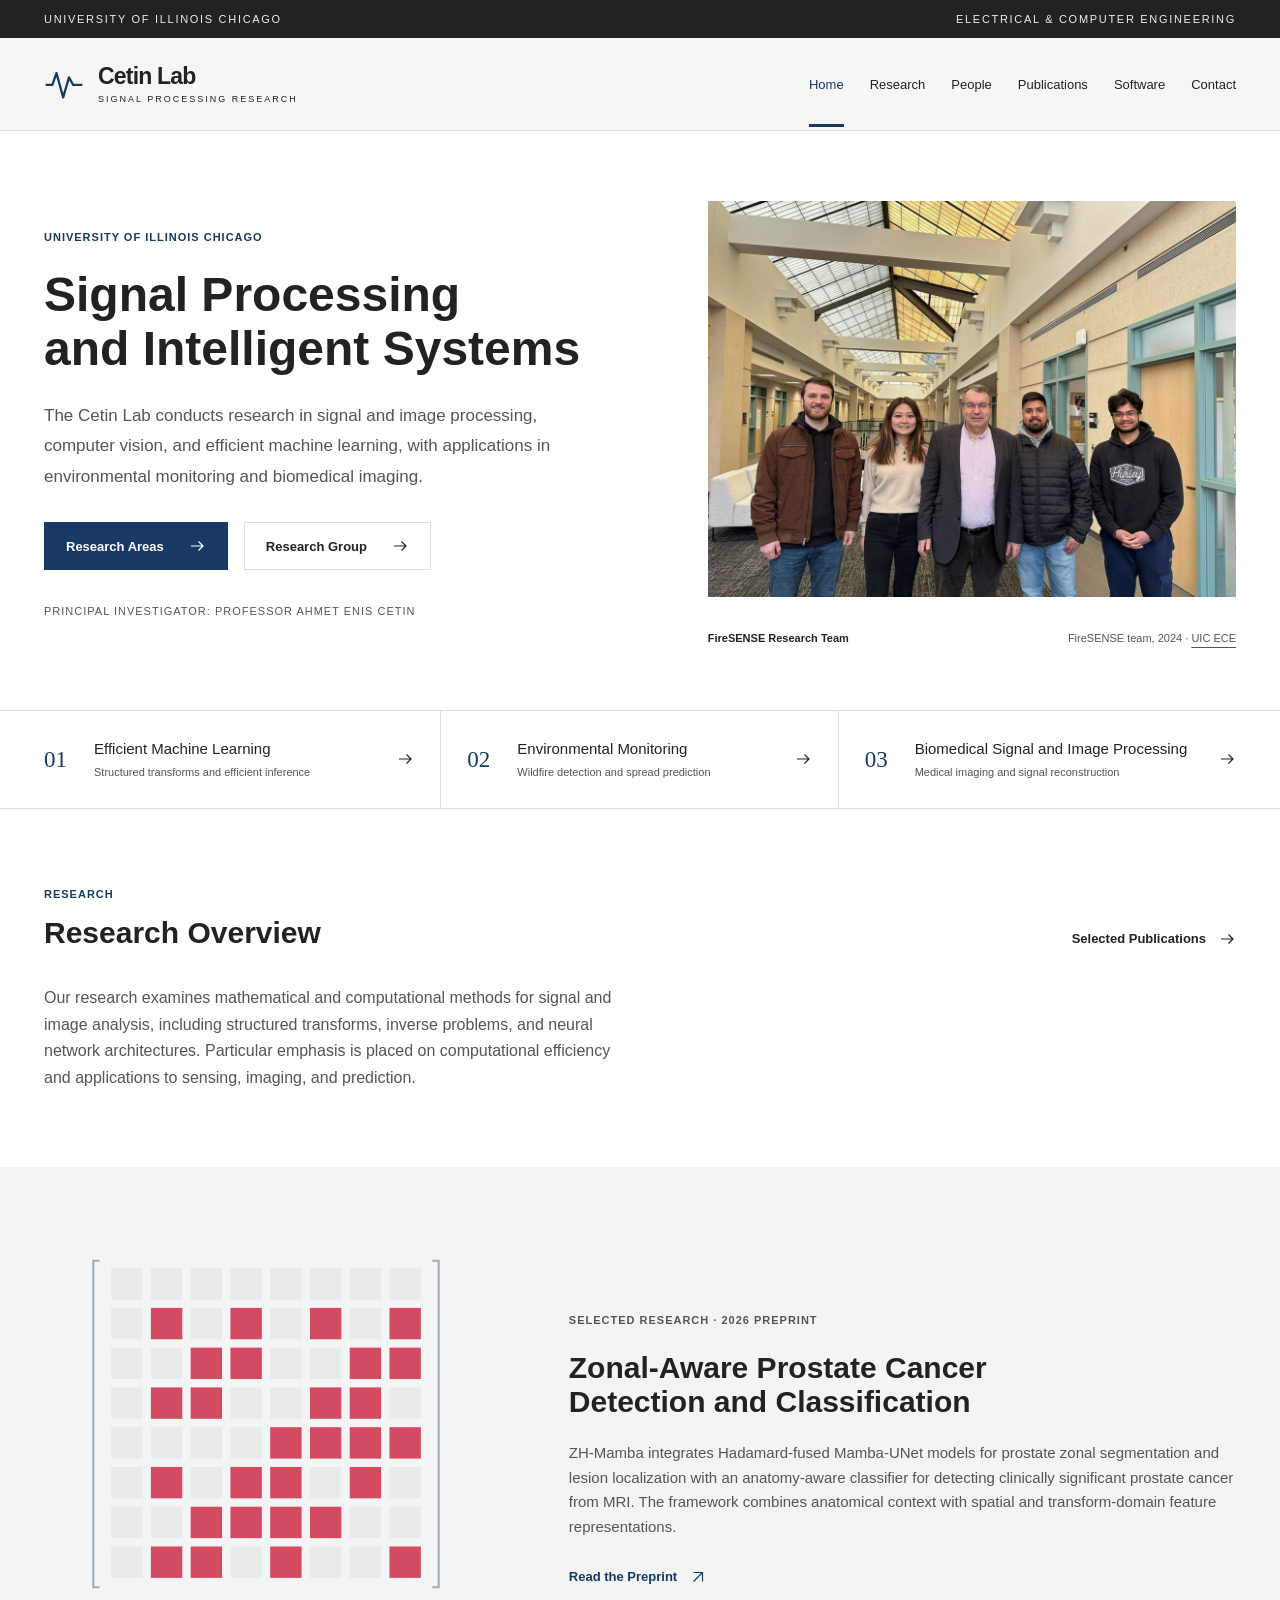
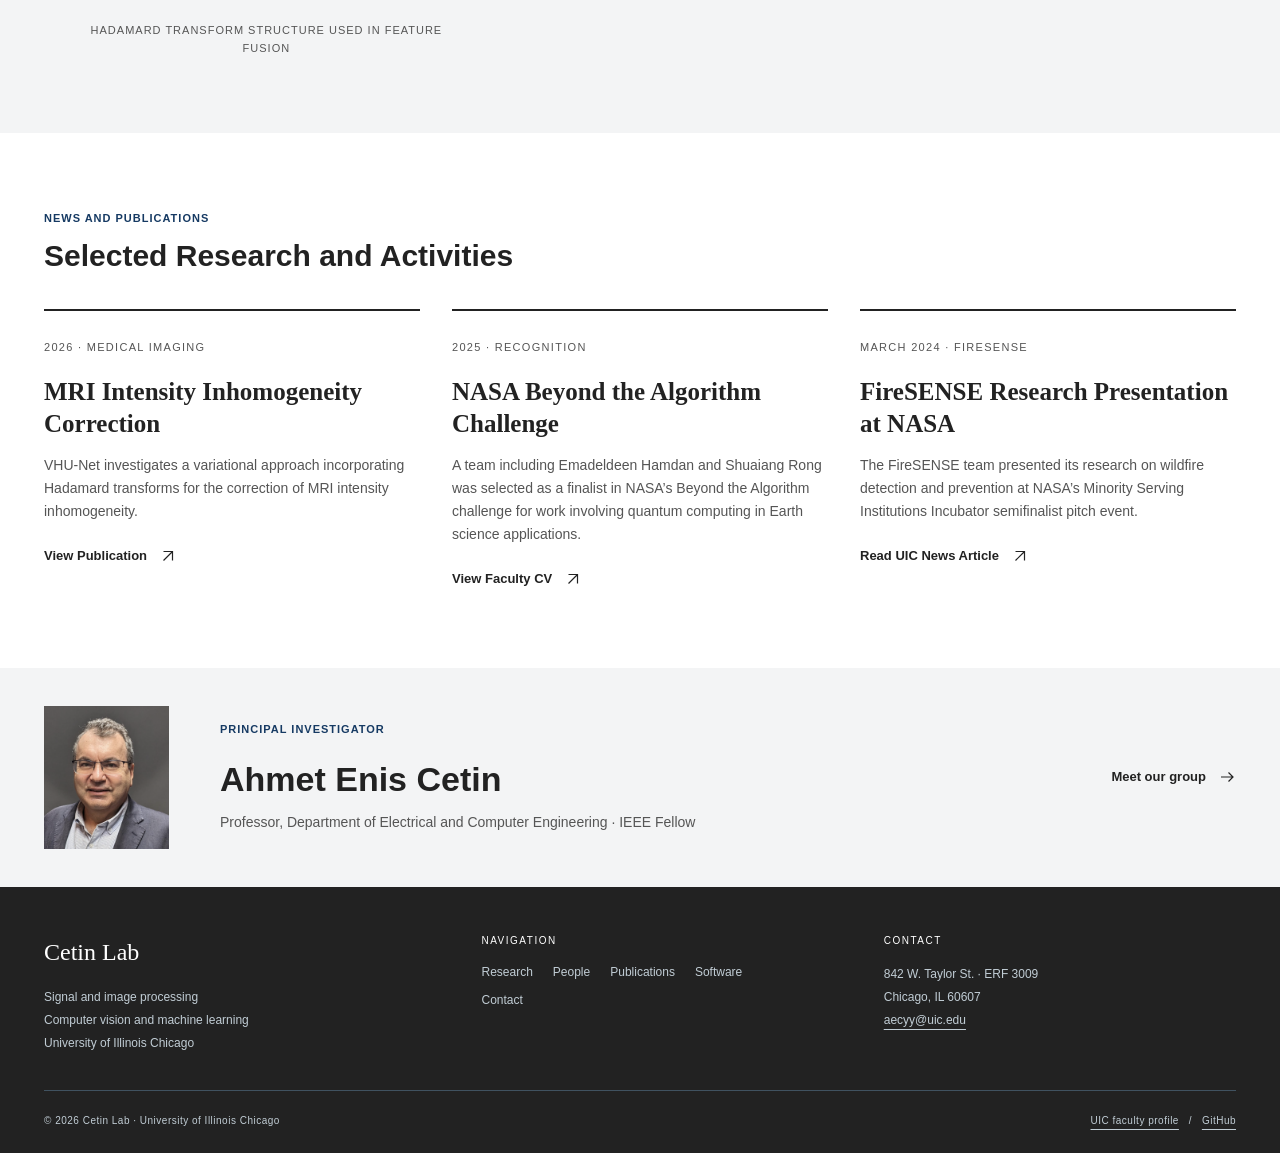
<file: index.html>
<!doctype html>
<html lang="en">
<head>
  <meta charset="utf-8">
  <meta name="viewport" content="width=device-width, initial-scale=1">
  <meta name="description" content="Cetin Lab at the University of Illinois Chicago conducts research in signal and image processing, computer vision, efficient machine learning, and environmental and biomedical applications.">
  <meta name="theme-color" content="#142a3a">
  <meta property="og:title" content="Cetin Lab | Signal Processing and Intelligent Systems">
  <meta property="og:description" content="Cetin Lab at the University of Illinois Chicago conducts research in signal and image processing, computer vision, efficient machine learning, and environmental and biomedical applications.">
  <meta property="og:type" content="website">
  <title>Cetin Lab | Signal Processing and Intelligent Systems | UIC</title>
  <link rel="icon" type="image/svg+xml" href="assets/images/favicon.svg">
  <link rel="stylesheet" href="assets/css/styles.css">
  <script>document.documentElement.classList.add('js');</script>
  <script src="assets/js/main.js" defer></script>
  <meta name="google-site-verification" content="eruxx07QMuwd5wS4YF4kIbEOMAA0CnEm_y5AGD_6FqE" />
</head>
<body>
  <a class="skip-link" href="#main-content">Skip to content</a>
  <div class="topbar"><div class="container"><a href="https://www.uic.edu/">University of Illinois Chicago</a><span class="topbar-secondary">Electrical &amp; Computer Engineering</span></div></div>
  <header class="site-header">
    <div class="container header-inner">
      <a class="brand" href="./" aria-label="Cetin Lab home">
        <svg class="brand-icon" aria-hidden="true" viewBox="0 0 48 48"><path d="M2 25h8l5-14 8 29 7-24 5 9h11" fill="none" stroke="currentColor" stroke-width="2.7" stroke-linejoin="round"/></svg>
        <span class="brand-name">Cetin Lab<span class="brand-sub">Signal Processing Research</span></span>
      </a>
      <button class="menu-toggle" type="button" aria-expanded="false" aria-controls="site-navigation"><span>Menu</span><svg class="menu-lines" aria-hidden="true" viewBox="0 0 24 24" width="20" height="20"><path d="M3 6h18M3 12h18M3 18h18" fill="none" stroke="currentColor" stroke-width="1.6"/></svg></button>
      <nav id="site-navigation" class="nav-links" aria-label="Main navigation"><a href="./" aria-current="page">Home</a>
<a href="research/">Research</a>
<a href="people/">People</a>
<a href="publications/">Publications</a>
<a href="software/">Software</a>
<a href="contact/">Contact</a></nav>
    </div>
  </header>
  <main id="main-content">
  <section class="hero"><div class="container hero-grid">
    <div>
      <div class="eyebrow">University of Illinois Chicago</div>
      <h1>Signal Processing<br>and Intelligent Systems</h1>
      <p class="hero-copy">The Cetin Lab conducts research in signal and image processing, computer vision, and efficient machine learning, with applications in environmental monitoring and biomedical imaging.</p>
      <div class="actions"><a class="button" href="research/">Research Areas<svg class="arrow" aria-hidden="true" viewBox="0 0 24 24" width="18" height="18"><path d="M4 12h16m-6-6 6 6-6 6" fill="none" stroke="currentColor" stroke-width="1.6"/></svg></a><a class="button secondary" href="people/">Research Group<svg class="arrow" aria-hidden="true" viewBox="0 0 24 24" width="18" height="18"><path d="M4 12h16m-6-6 6 6-6 6" fill="none" stroke="currentColor" stroke-width="1.6"/></svg></a></div>
      <div class="hero-meta">Principal Investigator: Professor Ahmet Enis Cetin</div>
    </div>
    <figure class="hero-figure">
      <div class="image-frame"><img src="assets/images/firesense-team.jpeg" width="1090" height="818" alt="The 2024 FireSENSE team at UIC: Emadeldeen Hamdan, Shuaiang Rong, Ahmet Enis Cetin, Moises Loera Martinez, and Kishan Patel" fetchpriority="high"></div>
      <figcaption class="photo-caption"><strong>FireSENSE Research Team</strong><span>FireSENSE team, 2024 · <a href="https://ece.uic.edu/news-stories/ece-students-pitch-nasa-on-wildfire-detection-and-prevention-system/">UIC ECE</a></span></figcaption>
    </figure>
  </div></section>
  <div class="research-strip"><div class="container strip-grid">
    <a class="strip-item" href="research/#efficient-learning"><span class="number">01</span><span><strong>Efficient Machine Learning</strong><span class="sub">Structured transforms and efficient inference</span></span><svg class="arrow" aria-hidden="true" viewBox="0 0 24 24" width="18" height="18"><path d="M4 12h16m-6-6 6 6-6 6" fill="none" stroke="currentColor" stroke-width="1.6"/></svg></a>
    <a class="strip-item" href="research/#environment"><span class="number">02</span><span><strong>Environmental Monitoring</strong><span class="sub">Wildfire detection and spread prediction</span></span><svg class="arrow" aria-hidden="true" viewBox="0 0 24 24" width="18" height="18"><path d="M4 12h16m-6-6 6 6-6 6" fill="none" stroke="currentColor" stroke-width="1.6"/></svg></a>
    <a class="strip-item" href="research/#biomedical"><span class="number">03</span><span><strong>Biomedical Signal and Image Processing</strong><span class="sub">Medical imaging and signal reconstruction</span></span><svg class="arrow" aria-hidden="true" viewBox="0 0 24 24" width="18" height="18"><path d="M4 12h16m-6-6 6 6-6 6" fill="none" stroke="currentColor" stroke-width="1.6"/></svg></a>
  </div></div>
  <section class="section"><div class="container">
    <div class="section-head"><div><div class="eyebrow">Research</div><h2>Research Overview</h2></div><a class="text-link" href="publications/">Selected Publications<svg class="arrow" aria-hidden="true" viewBox="0 0 24 24" width="18" height="18"><path d="M4 12h16m-6-6 6 6-6 6" fill="none" stroke="currentColor" stroke-width="1.6"/></svg></a></div>
    <p class="section-intro">Our research examines mathematical and computational methods for signal and image analysis, including structured transforms, inverse problems, and neural network architectures. Particular emphasis is placed on computational efficiency and applications to sensing, imaging, and prediction.</p>
  </div></section>
  <section class="section feature"><div class="container feature-grid">
    <div class="matrix-art"><svg viewBox="0 0 344 344" role="img" aria-labelledby="matrix-title"><title id="matrix-title">Positive and negative entries of an eight-by-eight Hadamard matrix</title><rect x="24" y="24" width="30" height="30" fill="#e7ece9"/><rect x="62" y="24" width="30" height="30" fill="#e7ece9"/><rect x="100" y="24" width="30" height="30" fill="#e7ece9"/><rect x="138" y="24" width="30" height="30" fill="#e7ece9"/><rect x="176" y="24" width="30" height="30" fill="#e7ece9"/><rect x="214" y="24" width="30" height="30" fill="#e7ece9"/><rect x="252" y="24" width="30" height="30" fill="#e7ece9"/><rect x="290" y="24" width="30" height="30" fill="#e7ece9"/><rect x="24" y="62" width="30" height="30" fill="#e7ece9"/><rect x="62" y="62" width="30" height="30" fill="#d24b60"/><rect x="100" y="62" width="30" height="30" fill="#e7ece9"/><rect x="138" y="62" width="30" height="30" fill="#d24b60"/><rect x="176" y="62" width="30" height="30" fill="#e7ece9"/><rect x="214" y="62" width="30" height="30" fill="#d24b60"/><rect x="252" y="62" width="30" height="30" fill="#e7ece9"/><rect x="290" y="62" width="30" height="30" fill="#d24b60"/><rect x="24" y="100" width="30" height="30" fill="#e7ece9"/><rect x="62" y="100" width="30" height="30" fill="#e7ece9"/><rect x="100" y="100" width="30" height="30" fill="#d24b60"/><rect x="138" y="100" width="30" height="30" fill="#d24b60"/><rect x="176" y="100" width="30" height="30" fill="#e7ece9"/><rect x="214" y="100" width="30" height="30" fill="#e7ece9"/><rect x="252" y="100" width="30" height="30" fill="#d24b60"/><rect x="290" y="100" width="30" height="30" fill="#d24b60"/><rect x="24" y="138" width="30" height="30" fill="#e7ece9"/><rect x="62" y="138" width="30" height="30" fill="#d24b60"/><rect x="100" y="138" width="30" height="30" fill="#d24b60"/><rect x="138" y="138" width="30" height="30" fill="#e7ece9"/><rect x="176" y="138" width="30" height="30" fill="#e7ece9"/><rect x="214" y="138" width="30" height="30" fill="#d24b60"/><rect x="252" y="138" width="30" height="30" fill="#d24b60"/><rect x="290" y="138" width="30" height="30" fill="#e7ece9"/><rect x="24" y="176" width="30" height="30" fill="#e7ece9"/><rect x="62" y="176" width="30" height="30" fill="#e7ece9"/><rect x="100" y="176" width="30" height="30" fill="#e7ece9"/><rect x="138" y="176" width="30" height="30" fill="#e7ece9"/><rect x="176" y="176" width="30" height="30" fill="#d24b60"/><rect x="214" y="176" width="30" height="30" fill="#d24b60"/><rect x="252" y="176" width="30" height="30" fill="#d24b60"/><rect x="290" y="176" width="30" height="30" fill="#d24b60"/><rect x="24" y="214" width="30" height="30" fill="#e7ece9"/><rect x="62" y="214" width="30" height="30" fill="#d24b60"/><rect x="100" y="214" width="30" height="30" fill="#e7ece9"/><rect x="138" y="214" width="30" height="30" fill="#d24b60"/><rect x="176" y="214" width="30" height="30" fill="#d24b60"/><rect x="214" y="214" width="30" height="30" fill="#e7ece9"/><rect x="252" y="214" width="30" height="30" fill="#d24b60"/><rect x="290" y="214" width="30" height="30" fill="#e7ece9"/><rect x="24" y="252" width="30" height="30" fill="#e7ece9"/><rect x="62" y="252" width="30" height="30" fill="#e7ece9"/><rect x="100" y="252" width="30" height="30" fill="#d24b60"/><rect x="138" y="252" width="30" height="30" fill="#d24b60"/><rect x="176" y="252" width="30" height="30" fill="#d24b60"/><rect x="214" y="252" width="30" height="30" fill="#d24b60"/><rect x="252" y="252" width="30" height="30" fill="#e7ece9"/><rect x="290" y="252" width="30" height="30" fill="#e7ece9"/><rect x="24" y="290" width="30" height="30" fill="#e7ece9"/><rect x="62" y="290" width="30" height="30" fill="#d24b60"/><rect x="100" y="290" width="30" height="30" fill="#d24b60"/><rect x="138" y="290" width="30" height="30" fill="#e7ece9"/><rect x="176" y="290" width="30" height="30" fill="#d24b60"/><rect x="214" y="290" width="30" height="30" fill="#e7ece9"/><rect x="252" y="290" width="30" height="30" fill="#e7ece9"/><rect x="290" y="290" width="30" height="30" fill="#d24b60"/><path d="M13 17H7V329H13M331 17H337V329H331" stroke="#9eafb9" stroke-width="2" fill="none"/></svg><p class="art-caption">Hadamard transform structure used in feature fusion</p></div>
    <div><div class="eyebrow">Selected Research · 2026 Preprint</div><h2>Zonal-Aware Prostate Cancer<br>Detection and Classification</h2><p>ZH-Mamba integrates Hadamard-fused Mamba-UNet models for prostate zonal segmentation and lesion localization with an anatomy-aware classifier for detecting clinically significant prostate cancer from MRI. The framework combines anatomical context with spatial and transform-domain feature representations.</p><a class="text-link" href="https://arxiv.org/html/2610.40720v1">Read the Preprint<svg class="arrow" aria-hidden="true" viewBox="0 0 24 24" width="18" height="18"><path d="M6 18 18 6M6 6h12v12" fill="none" stroke="currentColor" stroke-width="1.6"/></svg></a></div>
  </div></section>
  <section class="section"><div class="container">
    <div class="section-head"><div><div class="eyebrow">News and Publications</div><h2>Selected Research and Activities</h2></div></div>
    <div class="news-grid">
      <article class="news-item"><time datetime="2026">2026 · Medical imaging</time><h3>MRI Intensity Inhomogeneity Correction</h3><p>VHU-Net investigates a variational approach incorporating Hadamard transforms for the correction of MRI intensity inhomogeneity.</p><a class="text-link" href="https://doi.org/10.1016/j.media.2026.103955">View Publication<svg class="arrow" aria-hidden="true" viewBox="0 0 24 24" width="18" height="18"><path d="M6 18 18 6M6 6h12v12" fill="none" stroke="currentColor" stroke-width="1.6"/></svg></a></article>
      <article class="news-item"><time datetime="2025">2025 · Recognition</time><h3>NASA Beyond the Algorithm Challenge</h3><p>A team including Emadeldeen Hamdan and Shuaiang Rong was selected as a finalist in NASA’s Beyond the Algorithm challenge for work involving quantum computing in Earth science applications.</p><a class="text-link" href="https://ece.uic.edu/wp-content/uploads/sites/351/2026/07/Ahmet_Enis_Cetin_CV2026.pdf">View Faculty CV<svg class="arrow" aria-hidden="true" viewBox="0 0 24 24" width="18" height="18"><path d="M6 18 18 6M6 6h12v12" fill="none" stroke="currentColor" stroke-width="1.6"/></svg></a></article>
      <article class="news-item"><time datetime="2024-03-28">March 2024 · FireSENSE</time><h3>FireSENSE Research Presentation at NASA</h3><p>The FireSENSE team presented its research on wildfire detection and prevention at NASA’s Minority Serving Institutions Incubator semifinalist pitch event.</p><a class="text-link" href="https://ece.uic.edu/news-stories/ece-students-pitch-nasa-on-wildfire-detection-and-prevention-system/">Read UIC News Article<svg class="arrow" aria-hidden="true" viewBox="0 0 24 24" width="18" height="18"><path d="M6 18 18 6M6 6h12v12" fill="none" stroke="currentColor" stroke-width="1.6"/></svg></a></article>
    </div>
  </div></section>
  <section class="pi-teaser"><div class="container pi-teaser-grid"><img src="assets/images/ahmet-enis-cetin.png" width="157" height="180" alt="Professor Ahmet Enis Cetin" loading="lazy"><div><div class="eyebrow">Principal investigator</div><h2>Ahmet Enis Cetin</h2><p>Professor, Department of Electrical and Computer Engineering · IEEE Fellow</p></div><a class="text-link" href="people/#principal-investigator">Meet our group<svg class="arrow" aria-hidden="true" viewBox="0 0 24 24" width="18" height="18"><path d="M4 12h16m-6-6 6 6-6 6" fill="none" stroke="currentColor" stroke-width="1.6"/></svg></a></div></section>
</main>
  <footer class="site-footer">
    <div class="container">
      <div class="footer-grid">
        <div><div class="footer-title">Cetin Lab</div><p>Signal and image processing<br>Computer vision and machine learning<br>University of Illinois Chicago</p></div>
        <div><div class="footer-label">Navigation</div><div class="footer-links"><a href="research/">Research</a><a href="people/">People</a><a href="publications/">Publications</a><a href="software/">Software</a><a href="contact/">Contact</a></div></div>
        <div><div class="footer-label">Contact</div><p>842 W. Taylor St. · ERF 3009<br>Chicago, IL 60607<br><a href="mailto:aecyy@uic.edu">aecyy@uic.edu</a></p></div>
      </div>
      <div class="footer-bottom"><span>© 2026 Cetin Lab · University of Illinois Chicago</span><span><a href="https://ece.uic.edu/profiles/ahmet-enis-cetin-phd/">UIC faculty profile</a> &nbsp; / &nbsp; <a href="https://github.com/Cetin-Lab">GitHub</a></span></div>
    </div>
  </footer>
</body>
</html>
</file>
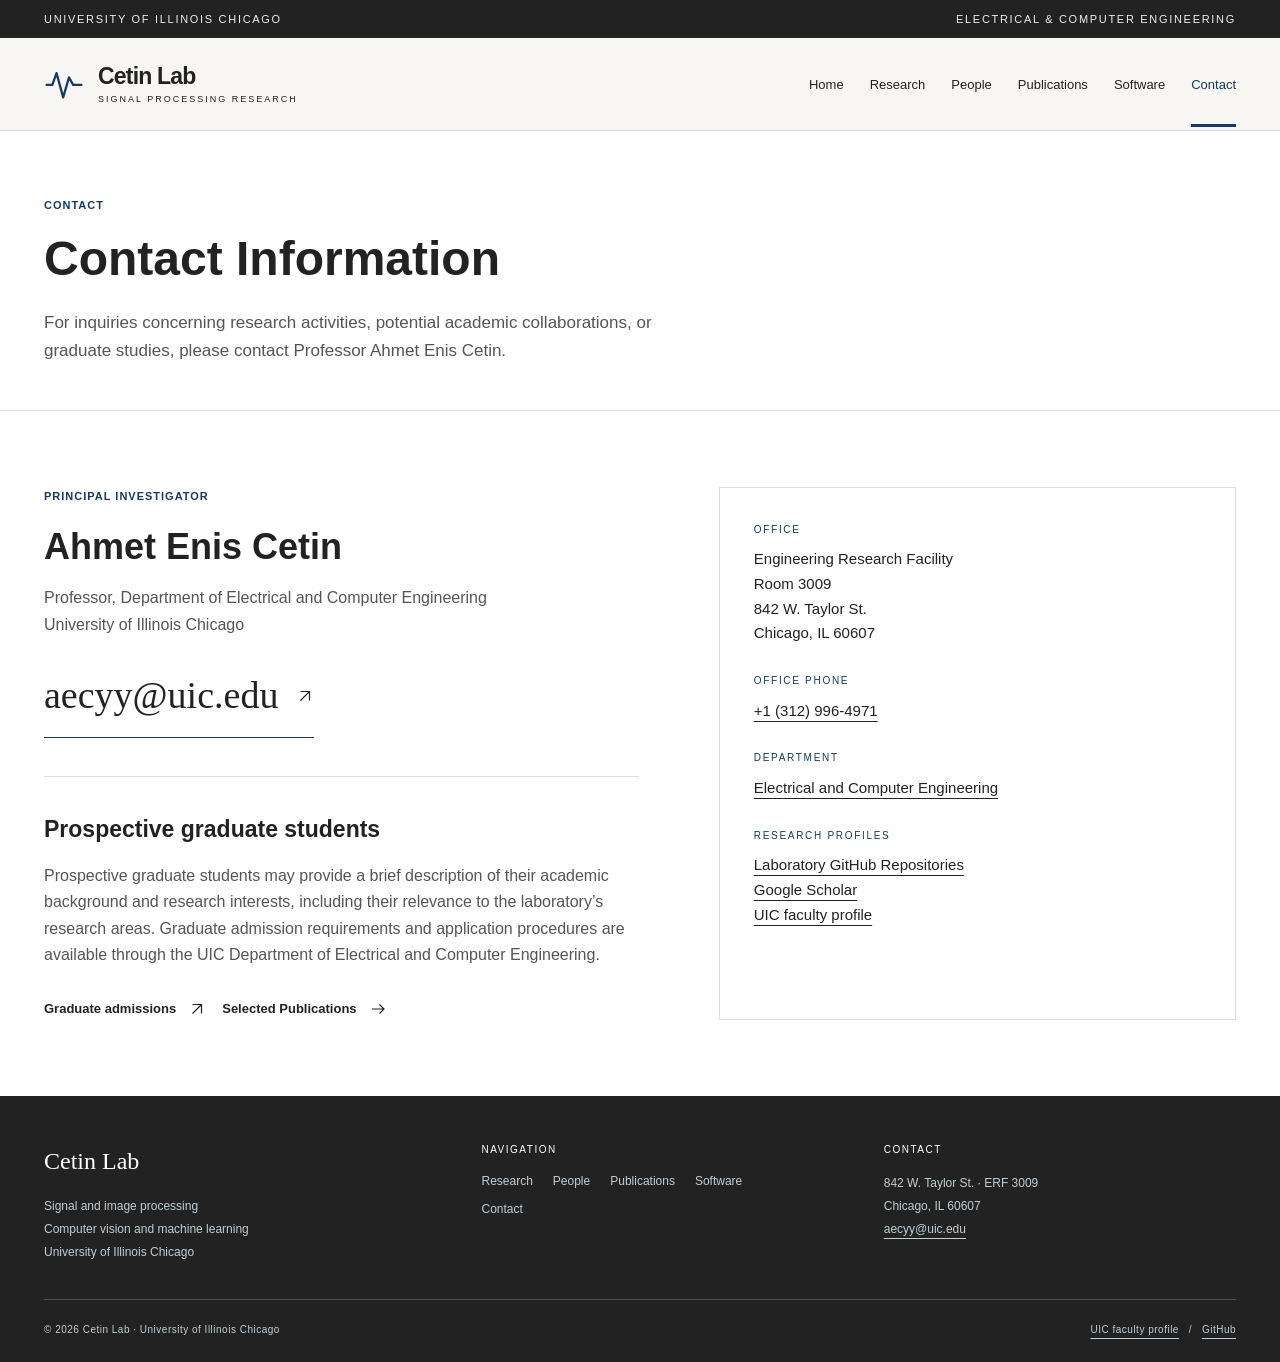
<file: contact/index.html>
<!doctype html>
<html lang="en">
<head>
  <meta charset="utf-8">
  <meta name="viewport" content="width=device-width, initial-scale=1">
  <meta name="description" content="Contact information for the Cetin Lab and Professor Ahmet Enis Cetin at the University of Illinois Chicago, including research collaboration and graduate study inquiries.">
  <meta name="theme-color" content="#142a3a">
  <meta property="og:title" content="Contact | Cetin Lab">
  <meta property="og:description" content="Contact information for the Cetin Lab and Professor Ahmet Enis Cetin at the University of Illinois Chicago, including research collaboration and graduate study inquiries.">
  <meta property="og:type" content="website">
  <title>Contact | Cetin Lab · UIC</title>
  <link rel="icon" type="image/svg+xml" href="../assets/images/favicon.svg">
  <link rel="stylesheet" href="../assets/css/styles.css">
  <script>document.documentElement.classList.add('js');</script>
  <script src="../assets/js/main.js" defer></script>
</head>
<body>
  <a class="skip-link" href="#main-content">Skip to content</a>
  <div class="topbar"><div class="container"><a href="https://www.uic.edu/">University of Illinois Chicago</a><span class="topbar-secondary">Electrical &amp; Computer Engineering</span></div></div>
  <header class="site-header">
    <div class="container header-inner">
      <a class="brand" href="../" aria-label="Cetin Lab home">
        <svg class="brand-icon" aria-hidden="true" viewBox="0 0 48 48"><path d="M2 25h8l5-14 8 29 7-24 5 9h11" fill="none" stroke="currentColor" stroke-width="2.7" stroke-linejoin="round"/></svg>
        <span class="brand-name">Cetin Lab<span class="brand-sub">Signal Processing Research</span></span>
      </a>
      <button class="menu-toggle" type="button" aria-expanded="false" aria-controls="site-navigation"><span>Menu</span><svg class="menu-lines" aria-hidden="true" viewBox="0 0 24 24" width="20" height="20"><path d="M3 6h18M3 12h18M3 18h18" fill="none" stroke="currentColor" stroke-width="1.6"/></svg></button>
      <nav id="site-navigation" class="nav-links" aria-label="Main navigation"><a href="../">Home</a>
<a href="../research/">Research</a>
<a href="../people/">People</a>
<a href="../publications/">Publications</a>
<a href="../software/">Software</a>

<a href="../contact/" aria-current="page">Contact</a></nav>
    </div>
  </header>
  <main id="main-content"><section class="page-intro"><div class="container"><div class="eyebrow">Contact</div><h1>Contact Information</h1><p>For inquiries concerning research activities, potential academic collaborations, or graduate studies, please contact Professor Ahmet Enis Cetin.</p></div></section><section class="section"><div class="container contact-grid"><div><div class="eyebrow">Principal Investigator</div><h2>Ahmet Enis Cetin</h2><p>Professor, Department of Electrical and Computer Engineering<br>University of Illinois Chicago</p><a class="contact-email" href="mailto:aecyy@uic.edu">aecyy@uic.edu <svg class="arrow" aria-hidden="true" viewBox="0 0 24 24" width="18" height="18"><path d="M6 18 18 6M6 6h12v12" fill="none" stroke="currentColor" stroke-width="1.6"/></svg></a><div class="contact-secondary"><h3>Prospective graduate students</h3><p>Prospective graduate students may provide a brief description of their academic background and research interests, including their relevance to the laboratory’s research areas. Graduate admission requirements and application procedures are available through the UIC Department of Electrical and Computer Engineering.</p><div class="actions"><a class="text-link" href="https://ece.uic.edu/graduate/admissions/">Graduate admissions<svg class="arrow" aria-hidden="true" viewBox="0 0 24 24" width="18" height="18"><path d="M6 18 18 6M6 6h12v12" fill="none" stroke="currentColor" stroke-width="1.6"/></svg></a><a class="text-link" href="../publications/">Selected Publications<svg class="arrow" aria-hidden="true" viewBox="0 0 24 24" width="18" height="18"><path d="M4 12h16m-6-6 6 6-6 6" fill="none" stroke="currentColor" stroke-width="1.6"/></svg></a></div></div></div><aside class="contact-details" aria-label="Lab contact details"><dl><dt>Office</dt><dd><address>Engineering Research Facility<br>Room 3009<br>842 W. Taylor St.<br>Chicago, IL 60607</address></dd><dt>Office phone</dt><dd><a href="tel:+13129964971">+1 (312) 996-4971</a></dd><dt>Department</dt><dd><a href="https://ece.uic.edu/">Electrical and Computer Engineering</a></dd><dt>Research Profiles</dt><dd><a href="https://github.com/Cetin-Lab">Laboratory GitHub Repositories</a><br><a href="https://scholar.google.com/citations?user=apugsswAAAAJ&hl=en">Google Scholar</a><br><a href="https://ece.uic.edu/profiles/ahmet-enis-cetin-phd/">UIC faculty profile</a></dd></dl></aside></div></section></main>
  <footer class="site-footer">
    <div class="container">
      <div class="footer-grid">
        <div><div class="footer-title">Cetin Lab</div><p>Signal and image processing<br>Computer vision and machine learning<br>University of Illinois Chicago</p></div>
        <div><div class="footer-label">Navigation</div><div class="footer-links"><a href="../research/">Research</a><a href="../people/">People</a><a href="../publications/">Publications</a><a href="../software/">Software</a><a href="../contact/">Contact</a></div></div>
        <div><div class="footer-label">Contact</div><p>842 W. Taylor St. · ERF 3009<br>Chicago, IL 60607<br><a href="mailto:aecyy@uic.edu">aecyy@uic.edu</a></p></div>
      </div>
      <div class="footer-bottom"><span>© 2026 Cetin Lab · University of Illinois Chicago</span><span><a href="https://ece.uic.edu/profiles/ahmet-enis-cetin-phd/">UIC faculty profile</a> &nbsp; / &nbsp; <a href="https://github.com/Cetin-Lab">GitHub</a></span></div>
    </div>
  </footer>
</body>
</html>
</file>
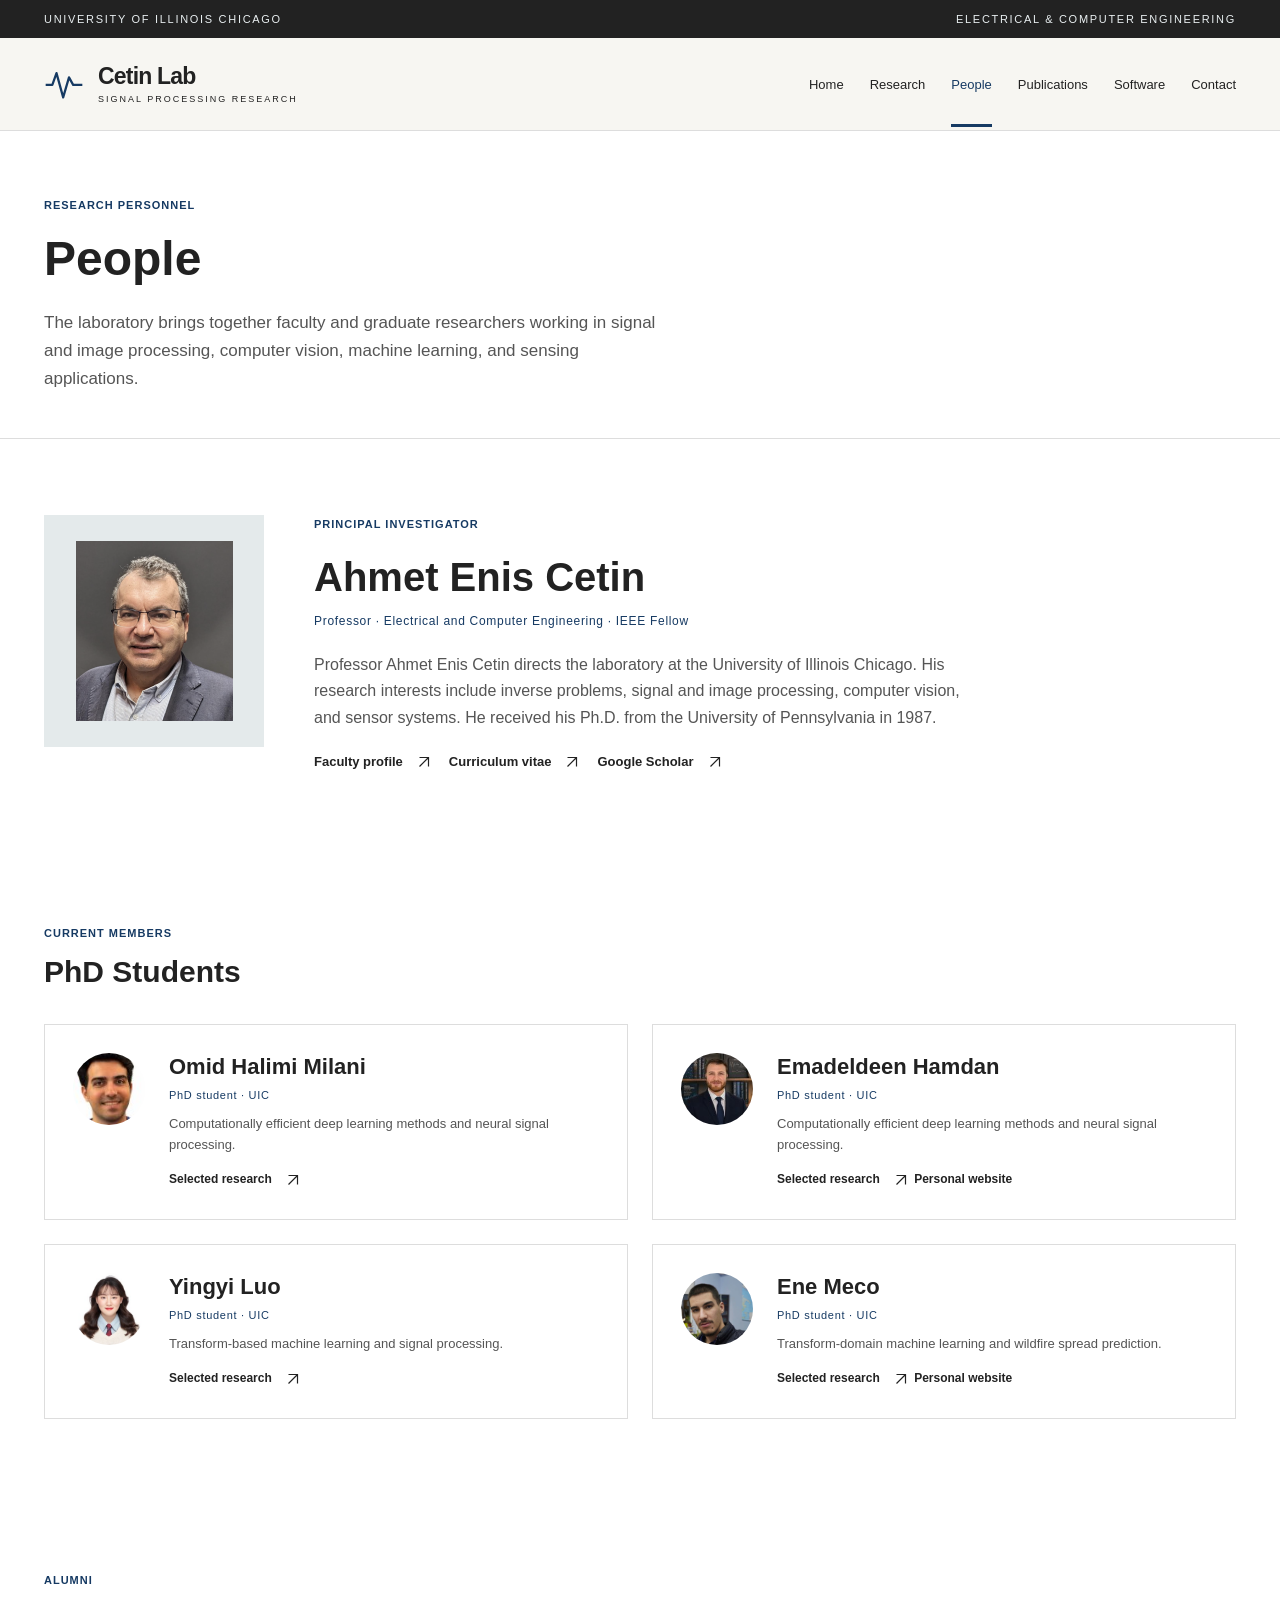
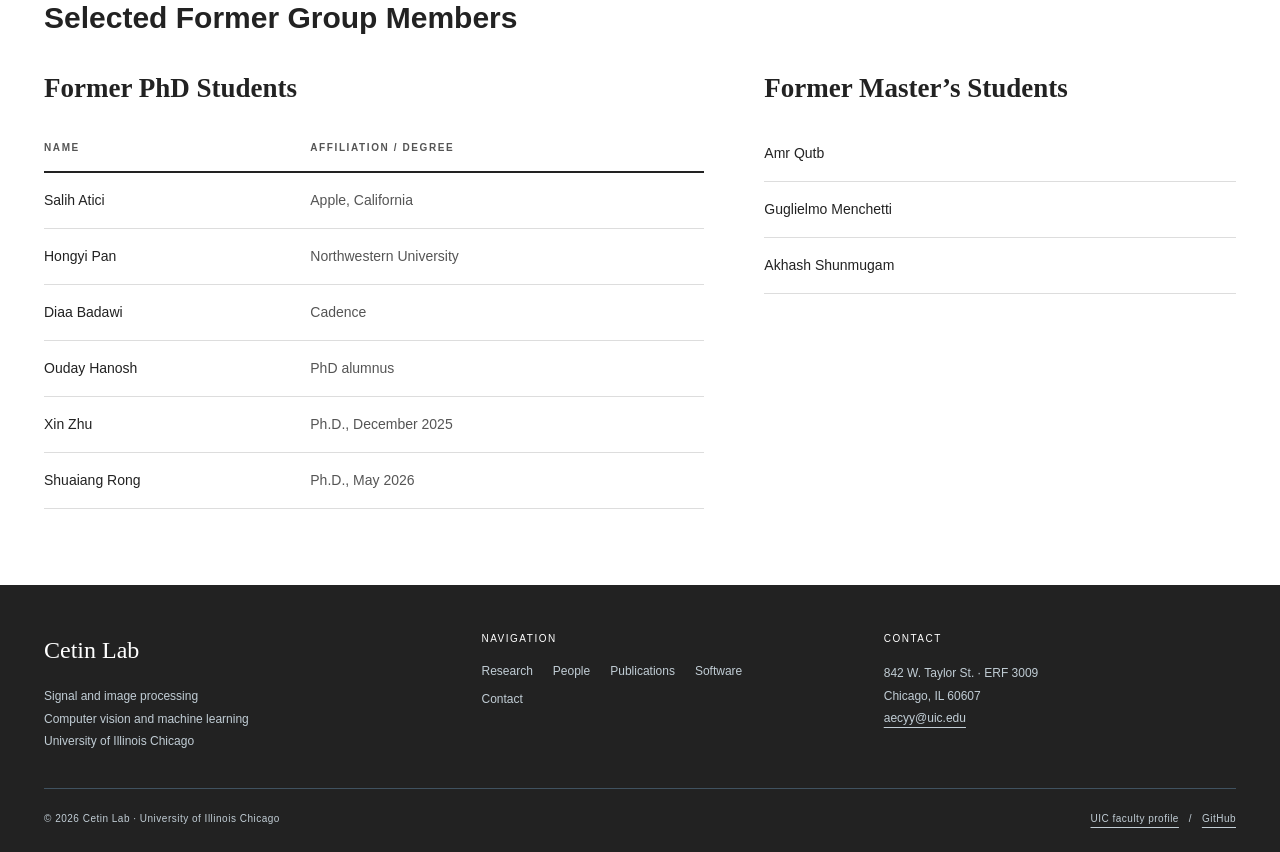
<file: people/index.html>
<!doctype html>
<html lang="en">
<head>
  <meta charset="utf-8">
  <meta name="viewport" content="width=device-width, initial-scale=1">
  <meta name="description" content="Research personnel and alumni of the Cetin Lab at the University of Illinois Chicago, including faculty and PhD researchers in signal processing and machine learning.">
  <meta name="theme-color" content="#142a3a">
  <meta property="og:title" content="People | Cetin Lab">
  <meta property="og:description" content="Research personnel and alumni of the Cetin Lab at the University of Illinois Chicago, including faculty and PhD researchers in signal processing and machine learning.">
  <meta property="og:type" content="website">
  <title>People | Cetin Lab · UIC</title>
  <link rel="icon" type="image/svg+xml" href="../assets/images/favicon.svg">
  <link rel="stylesheet" href="../assets/css/styles.css">
  <script>document.documentElement.classList.add('js');</script>
  <script src="../assets/js/main.js" defer></script>
</head>
<body>
  <a class="skip-link" href="#main-content">Skip to content</a>
  <div class="topbar"><div class="container"><a href="https://www.uic.edu/">University of Illinois Chicago</a><span class="topbar-secondary">Electrical &amp; Computer Engineering</span></div></div>
  <header class="site-header">
    <div class="container header-inner">
      <a class="brand" href="../" aria-label="Cetin Lab home">
        <svg class="brand-icon" aria-hidden="true" viewBox="0 0 48 48"><path d="M2 25h8l5-14 8 29 7-24 5 9h11" fill="none" stroke="currentColor" stroke-width="2.7" stroke-linejoin="round"/></svg>
        <span class="brand-name">Cetin Lab<span class="brand-sub">Signal Processing Research</span></span>
      </a>
      <button class="menu-toggle" type="button" aria-expanded="false" aria-controls="site-navigation"><span>Menu</span><svg class="menu-lines" aria-hidden="true" viewBox="0 0 24 24" width="20" height="20"><path d="M3 6h18M3 12h18M3 18h18" fill="none" stroke="currentColor" stroke-width="1.6"/></svg></button>
      <nav id="site-navigation" class="nav-links" aria-label="Main navigation"><a href="../">Home</a>
<a href="../research/">Research</a>
<a href="../people/" aria-current="page">People</a>
<a href="../publications/">Publications</a>
<a href="../software/">Software</a>
<a href="../contact/">Contact</a></nav>
    </div>
  </header>
  <main id="main-content"><section class="page-intro"><div class="container"><div class="eyebrow">Research Personnel</div><h1>People</h1><p>The laboratory brings together faculty and graduate researchers working in signal and image processing, computer vision, machine learning, and sensing applications.</p></div></section><section class="section" id="principal-investigator"><div class="container principal"><div class="principal-photo"><img src="../assets/images/ahmet-enis-cetin.png" width="157" height="180" alt="Ahmet Enis Cetin"></div><div><div class="eyebrow">Principal investigator</div><h2>Ahmet Enis Cetin</h2><div class="role">Professor · Electrical and Computer Engineering · IEEE Fellow</div><p class="bio">Professor Ahmet Enis Cetin directs the laboratory at the University of Illinois Chicago. His research interests include inverse problems, signal and image processing, computer vision, and sensor systems. He received his Ph.D. from the University of Pennsylvania in 1987.</p><div class="actions"><a class="text-link" href="https://ece.uic.edu/profiles/ahmet-enis-cetin-phd/">Faculty profile<svg class="arrow" aria-hidden="true" viewBox="0 0 24 24" width="18" height="18"><path d="M6 18 18 6M6 6h12v12" fill="none" stroke="currentColor" stroke-width="1.6"/></svg></a><a class="text-link" href="https://ece.uic.edu/wp-content/uploads/sites/351/2026/07/Ahmet_Enis_Cetin_CV2026.pdf">Curriculum vitae<svg class="arrow" aria-hidden="true" viewBox="0 0 24 24" width="18" height="18"><path d="M6 18 18 6M6 6h12v12" fill="none" stroke="currentColor" stroke-width="1.6"/></svg></a><a class="text-link" href="https://scholar.google.com/citations?user=apugsswAAAAJ&amp;hl=en">Google Scholar<svg class="arrow" aria-hidden="true" viewBox="0 0 24 24" width="18" height="18"><path d="M6 18 18 6M6 6h12v12" fill="none" stroke="currentColor" stroke-width="1.6"/></svg></a></div></div></div></section>
<section class="section light" id="phd-students"><div class="container"><div class="section-head"><div><div class="eyebrow">Current Members</div><h2>PhD Students</h2></div></div><div class="people-grid"><!-- EDIT STUDENT: Omid Milani -->

<article class="person-card">
	<img
	  class="person-photo"
	  src="../assets/images/omid.jpg"
	  alt="Omid Halimi Milani"
	  width="72"
	  height="72"
	  loading="lazy"
	>
  <div>
    <h3>Omid Halimi Milani</h3>
    <div class="role">PhD student · UIC</div>
    <p>Computationally efficient deep learning methods and neural signal processing.</p>
	<a class="text-link" href="https://www.nature.com/articles/s41598-026-69967-5">
	  Selected research
	  <svg class="arrow" aria-hidden="true"
		   viewBox="0 0 24 24" width="18" height="18">
		<path d="M6 18 18 6M6 6h12v12"
			  fill="none" stroke="currentColor"
			  stroke-width="1.6"/>
	  </svg>
	</a>	
  </div>
</article>
<article class="person-card">
	<img
	  class="person-photo"
	  src="../assets/images/emad.jpg"
	  alt="Emadeldeen Hamdan"
	  width="72"
	  height="72"
	  loading="lazy"
	>
  <div>
    <h3>Emadeldeen Hamdan</h3>
    <div class="role">PhD student · UIC</div>
    <p>Computationally efficient deep learning methods and neural signal processing.</p>
    <a class="text-link" href="https://arxiv.org/abs/2610.40720">
      Selected research<svg class="arrow" aria-hidden="true" viewBox="0 0 24 24" width="18" height="18"><path d="M6 18 18 6M6 6h12v12" fill="none" stroke="currentColor" stroke-width="1.6"/></svg>
    </a>
	<a class="text-link"
	   href="https://emadeldeen-hamdan.github.io/"
	   target="_blank"
	   rel="noopener noreferrer">
	  Personal website
	</a>

  </div>
</article>
<article class="person-card"><img
  class="person-photo"
  src="../assets/images/yingyi.jpg"
  alt="Yingyi Luo"
  width="72"
  height="72"
  loading="lazy"
><div><h3>Yingyi Luo</h3><div class="role">PhD student · UIC</div><p>Transform-based machine learning and signal processing.</p><a class="text-link" href="https://arxiv.org/abs/2602.11672">Selected research<svg class="arrow" aria-hidden="true" viewBox="0 0 24 24" width="18" height="18"><path d="M6 18 18 6M6 6h12v12" fill="none" stroke="currentColor" stroke-width="1.6"/></svg></a></div></article><!-- EDIT STUDENT: Ene Meco -->
<article class="person-card"><img
  class="person-photo"
  src="../assets/images/ene.jpg"
  alt="Ene Meco"
  width="72"
  height="72"
  loading="lazy"
><div><h3>Ene Meco</h3><div class="role">PhD student · UIC</div><p>Transform-domain machine learning and wildfire spread prediction.</p><a class="text-link" href="https://arxiv.org/abs/2609.30659">Selected research<svg class="arrow" aria-hidden="true" viewBox="0 0 24 24" width="18" height="18"> <path d="M6 18 18 6M6 6h12v12" fill="none" stroke="currentColor" stroke-width="1.6"/></svg></a>
<a class="text-link"
   href="https://enemeco.com"
   target="_blank"
   rel="noopener noreferrer">
  Personal website
</a>
</div></article></div></div></section><section class="section" id="alumni"><div class="container"><div class="section-head"><div><div class="eyebrow">Alumni</div><h2>Selected Former Group Members</h2></div></div><div class="alumni-columns"><div><h3>Former PhD Students</h3><table class="alumni-table"><thead><tr><th scope="col">Name</th><th scope="col">Affiliation / degree</th></tr></thead><tbody><tr><td>Salih Atici</td><td>Apple, California</td></tr><tr><td>Hongyi Pan</td><td>Northwestern University</td></tr><tr><td>Diaa Badawi</td><td>Cadence</td></tr><tr><td>Ouday Hanosh</td><td>PhD alumnus</td></tr><tr><td>Xin Zhu</td><td>Ph.D., December 2025</td></tr><tr><td>Shuaiang Rong</td><td>Ph.D., May 2026</td></tr></tbody></table></div><div><h3>Former Master’s Students</h3><ul class="simple-list"><li>Amr Qutb</li><li>Guglielmo Menchetti</li><li>Akhash Shunmugam</li></ul></div></div></div></section></main>
  <footer class="site-footer">
    <div class="container">
      <div class="footer-grid">
        <div><div class="footer-title">Cetin Lab</div><p>Signal and image processing<br>Computer vision and machine learning<br>University of Illinois Chicago</p></div>
        <div><div class="footer-label">Navigation</div><div class="footer-links"><a href="../research/">Research</a><a href="../people/">People</a><a href="../publications/">Publications</a><a href="../software/">Software</a><a href="../contact/">Contact</a></div></div>
        <div><div class="footer-label">Contact</div><p>842 W. Taylor St. · ERF 3009<br>Chicago, IL 60607<br><a href="mailto:aecyy@uic.edu">aecyy@uic.edu</a></p></div>
      </div>
      <div class="footer-bottom"><span>© 2026 Cetin Lab · University of Illinois Chicago</span><span><a href="https://ece.uic.edu/profiles/ahmet-enis-cetin-phd/">UIC faculty profile</a> &nbsp; / &nbsp; <a href="https://github.com/Cetin-Lab">GitHub</a></span></div>
    </div>
  </footer>
</body>
</html>
</file>
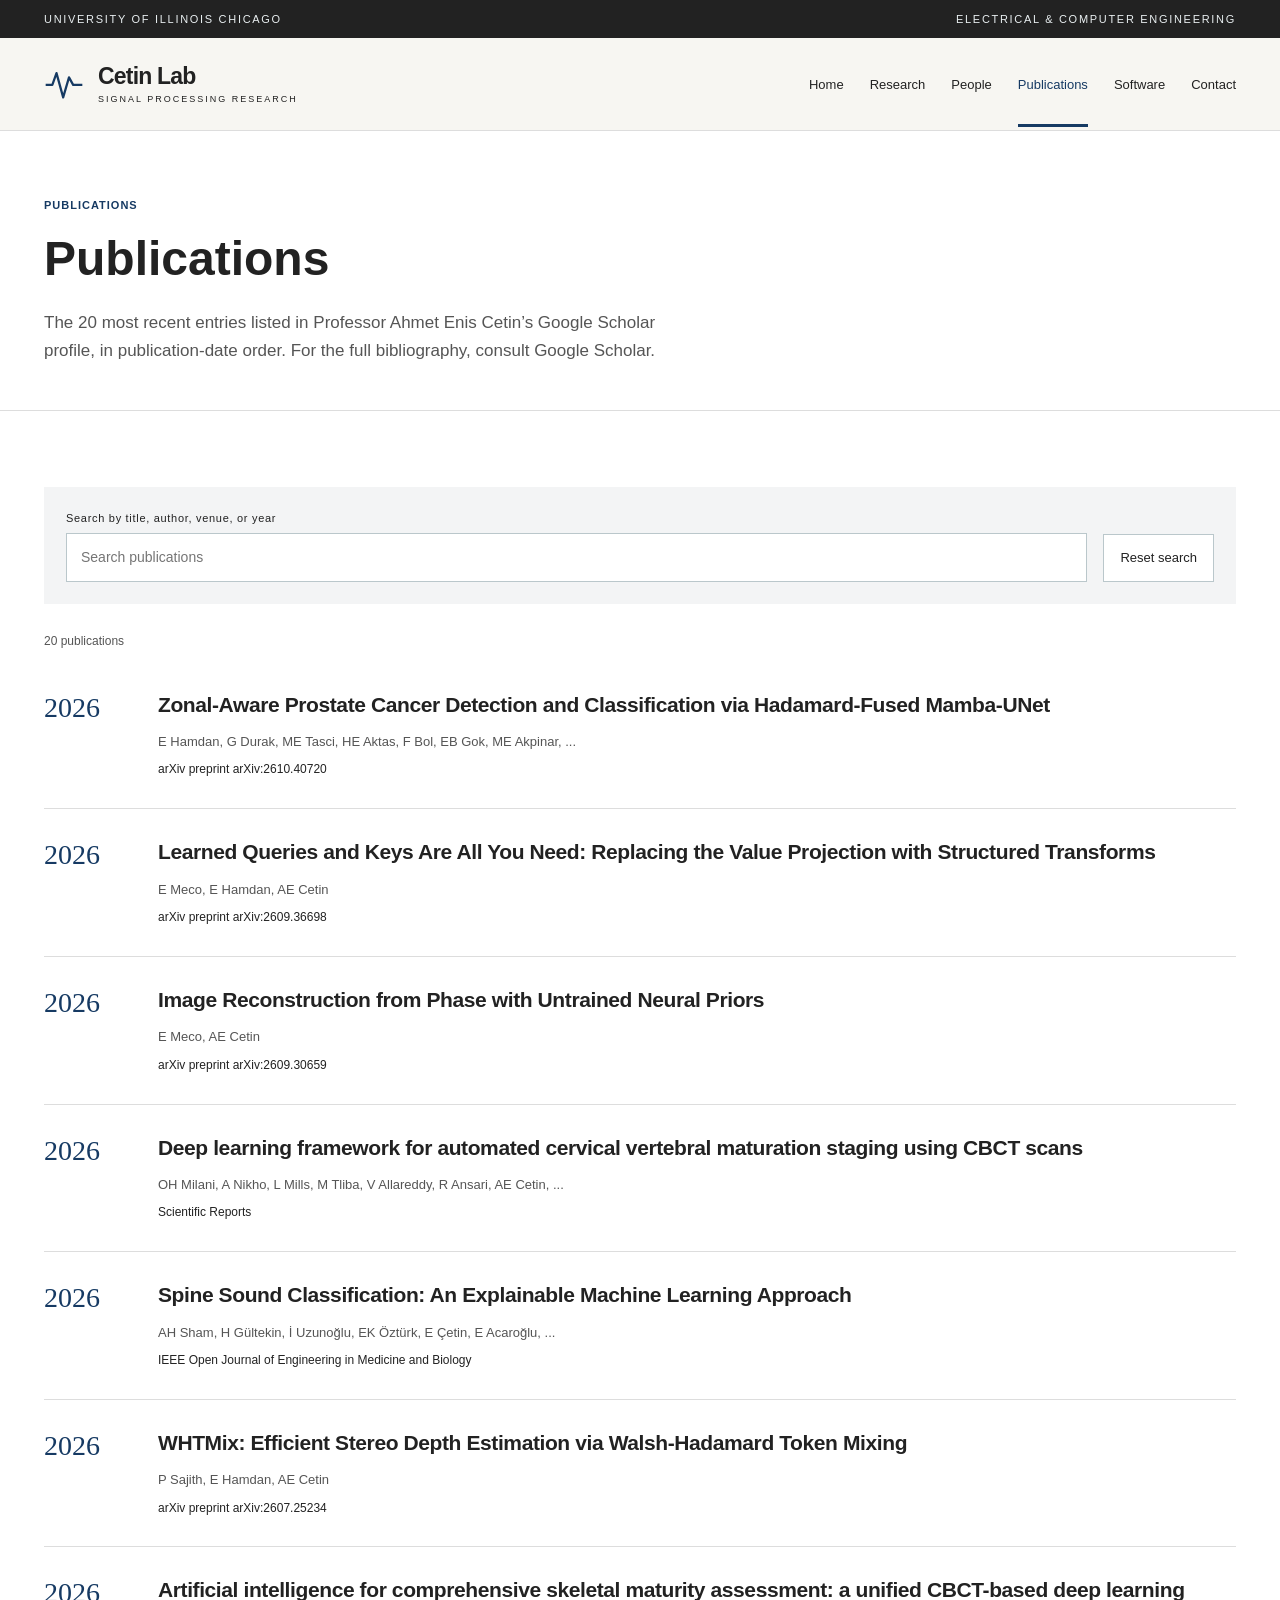
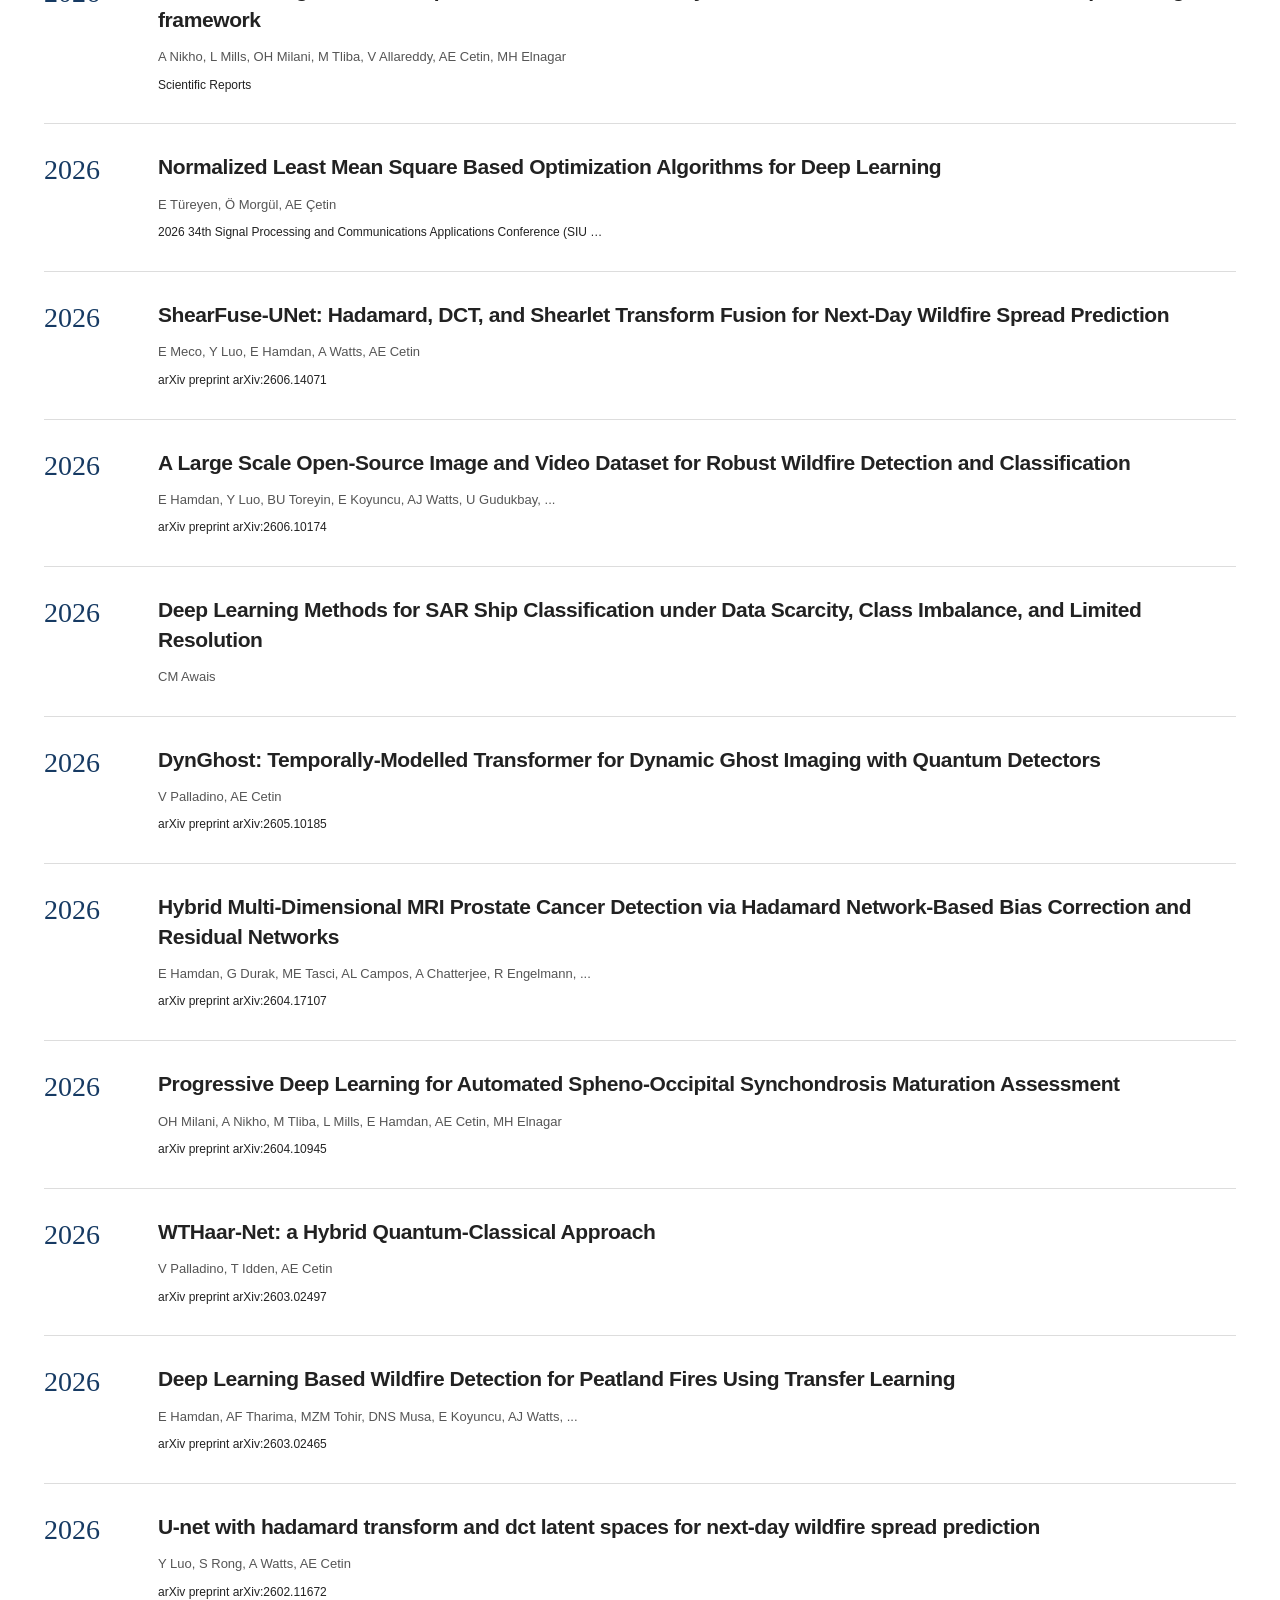
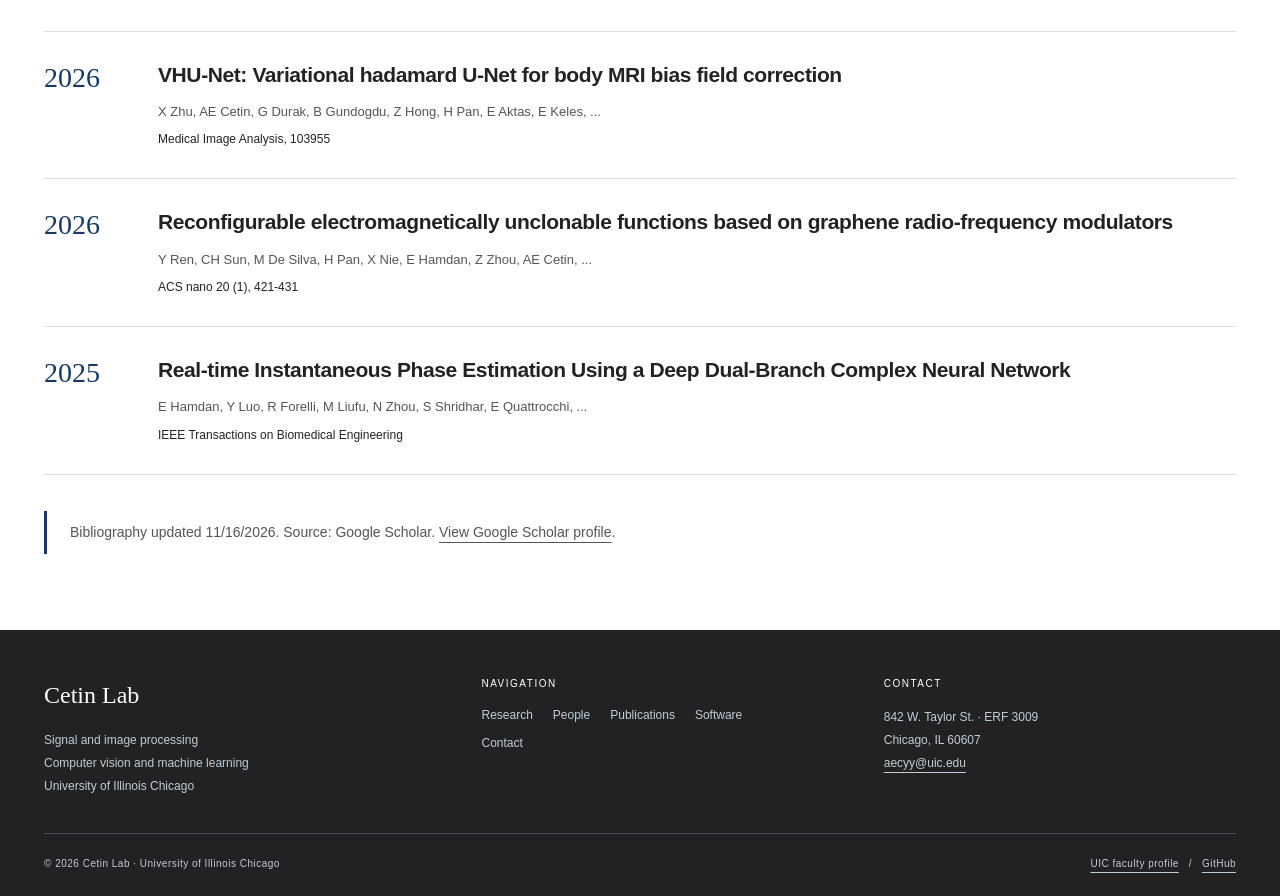
<file: publications/index.html>
<!doctype html>
<html lang="en">
<head>
  <meta charset="utf-8">
  <meta name="viewport" content="width=device-width, initial-scale=1">
  <meta name="description" content="Bibliography of Professor Ahmet Enis Cetin, including journal articles, conference papers, and preprints.">
  <meta name="theme-color" content="#142a3a">
  <meta property="og:title" content="Publications | Cetin Lab">
  <meta property="og:description" content="Bibliography of Professor Ahmet Enis Cetin, including journal articles, conference papers, and preprints.">
  <meta property="og:type" content="website">
  <title>Publications | Cetin Lab · UIC</title>
  <link rel="icon" type="image/svg+xml" href="../assets/images/favicon.svg">
  <link rel="stylesheet" href="../assets/css/styles.css">
  <script>document.documentElement.classList.add('js');</script>
  <script src="../assets/js/main.js" defer></script>
  <script src="../assets/js/publications.js" defer></script>
</head>
<body>
  <a class="skip-link" href="#main-content">Skip to content</a>
  <div class="topbar"><div class="container"><a href="https://www.uic.edu/">University of Illinois Chicago</a><span class="topbar-secondary">Electrical &amp; Computer Engineering</span></div></div>
  <header class="site-header">
    <div class="container header-inner">
      <a class="brand" href="../" aria-label="Cetin Lab home">
        <svg class="brand-icon" aria-hidden="true" viewBox="0 0 48 48"><path d="M2 25h8l5-14 8 29 7-24 5 9h11" fill="none" stroke="currentColor" stroke-width="2.7" stroke-linejoin="round"/></svg>
        <span class="brand-name">Cetin Lab<span class="brand-sub">Signal Processing Research</span></span>
      </a>
      <button class="menu-toggle" type="button" aria-expanded="false" aria-controls="site-navigation"><span>Menu</span><svg class="menu-lines" aria-hidden="true" viewBox="0 0 24 24" width="20" height="20"><path d="M3 6h18M3 12h18M3 18h18" fill="none" stroke="currentColor" stroke-width="1.6"/></svg></button>
      <nav id="site-navigation" class="nav-links" aria-label="Main navigation"><a href="../">Home</a>
<a href="../research/">Research</a>
<a href="../people/">People</a>
<a href="../publications/" aria-current="page">Publications</a>
<a href="../software/">Software</a>
<a href="../contact/">Contact</a></nav>
    </div>
  </header>
  <main id="main-content"><section class="page-intro"><div class="container"><div class="eyebrow">Publications</div><h1>Publications</h1><p>The 20 most recent entries listed in Professor Ahmet Enis Cetin’s Google Scholar profile, in publication-date order. For the full bibliography, consult Google Scholar.</p></div></section><section class="section"><div class="container"><form class="filter-panel" id="publication-filters" role="search" aria-label="Search publications" hidden><div class="field"><label for="publication-search">Search by title, author, venue, or year</label><input type="search" id="publication-search" placeholder="Search publications" autocomplete="off"></div><button type="reset">Reset search</button></form><p id="publication-count" class="result-count" role="status" aria-live="polite">Loading publications…</p><div id="publication-list"></div><div class="empty-state" id="publication-empty" hidden><h2>No Publications Found</h2><p>Try a different search term.</p></div><div class="note-block"><span id="publication-source-note">Snapshot of the 20 most recent Google Scholar entries, in publication-date order.</span> <a href="https://scholar.google.com/citations?user=apugsswAAAAJ&amp;hl=en">View Google Scholar profile</a>.</div></div></section></main>
  <footer class="site-footer">
    <div class="container">
      <div class="footer-grid">
        <div><div class="footer-title">Cetin Lab</div><p>Signal and image processing<br>Computer vision and machine learning<br>University of Illinois Chicago</p></div>
        <div><div class="footer-label">Navigation</div><div class="footer-links"><a href="../research/">Research</a><a href="../people/">People</a><a href="../publications/">Publications</a><a href="../software/">Software</a><a href="../contact/">Contact</a></div></div>
        <div><div class="footer-label">Contact</div><p>842 W. Taylor St. · ERF 3009<br>Chicago, IL 60607<br><a href="mailto:aecyy@uic.edu">aecyy@uic.edu</a></p></div>
      </div>
      <div class="footer-bottom"><span>© 2026 Cetin Lab · University of Illinois Chicago</span><span><a href="https://ece.uic.edu/profiles/ahmet-enis-cetin-phd/">UIC faculty profile</a> &nbsp; / &nbsp; <a href="https://github.com/Cetin-Lab">GitHub</a></span></div>
    </div>
  </footer>
</body>
</html>
</file>
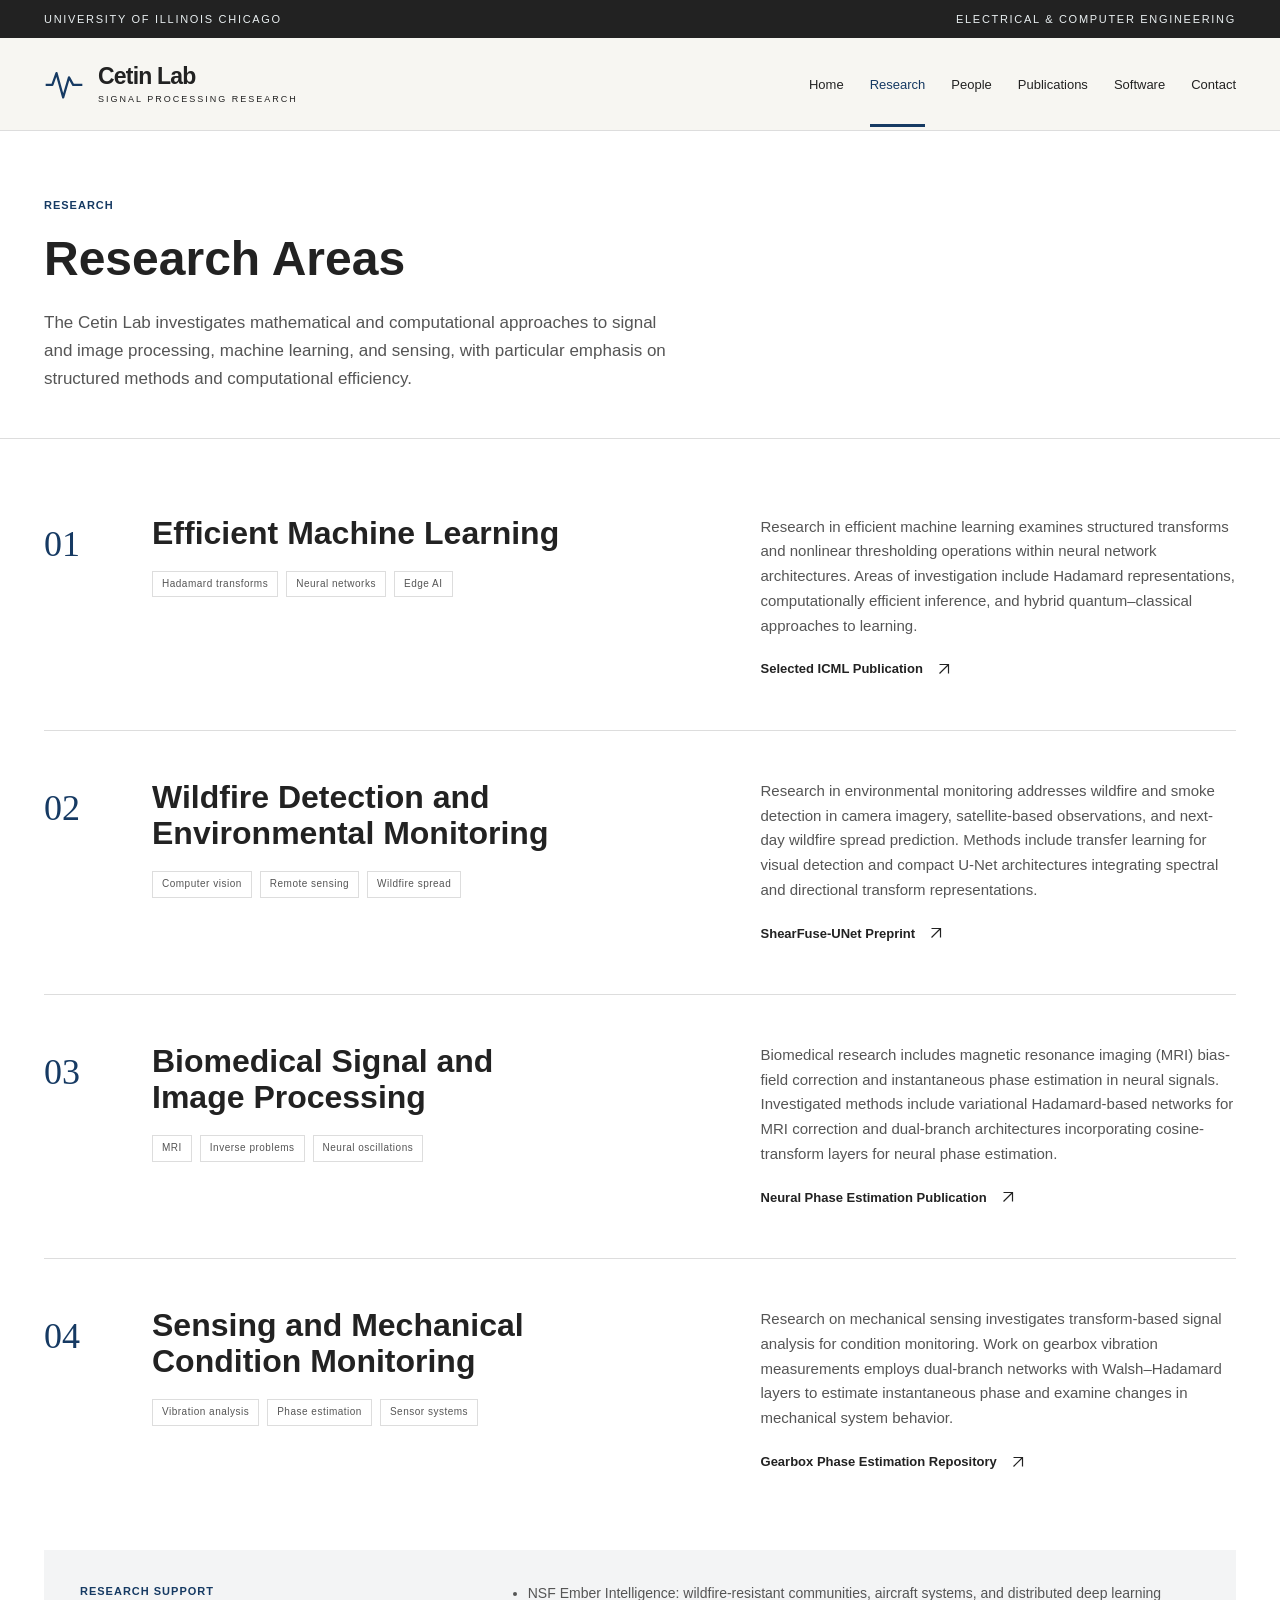
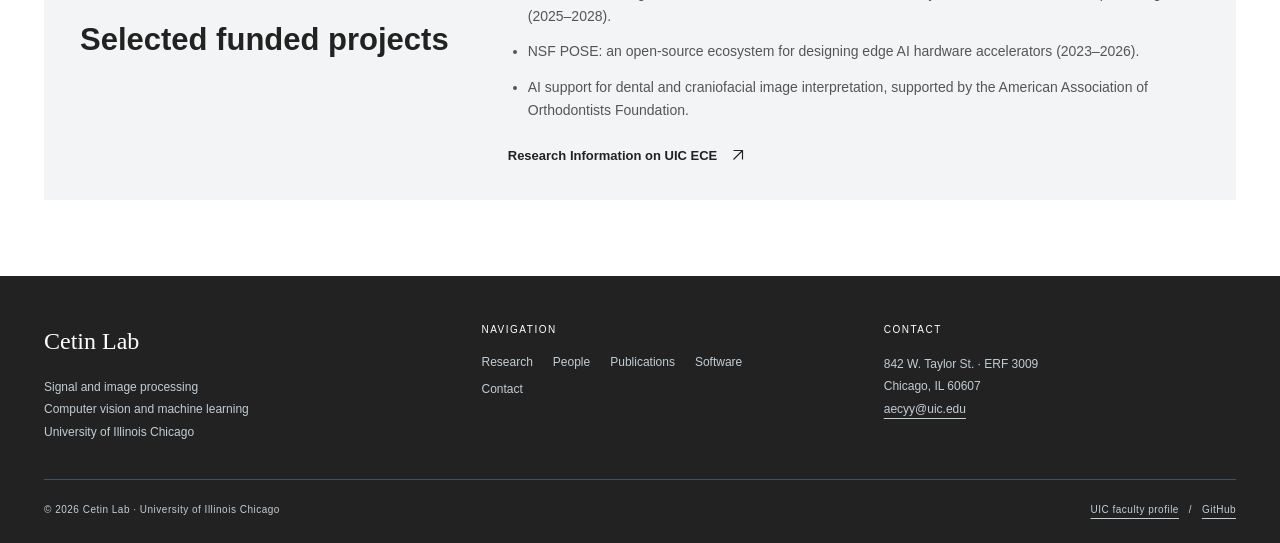
<file: research/index.html>
<!doctype html>
<html lang="en">
<head>
  <meta charset="utf-8">
  <meta name="viewport" content="width=device-width, initial-scale=1">
  <meta name="description" content="Research areas of the Cetin Lab at the University of Illinois Chicago, including efficient machine learning, environmental monitoring, biomedical imaging, and mechanical signal analysis.">
  <meta name="theme-color" content="#142a3a">
  <meta property="og:title" content="Research | Cetin Lab">
  <meta property="og:description" content="Research areas of the Cetin Lab at the University of Illinois Chicago, including efficient machine learning, environmental monitoring, biomedical imaging, and mechanical signal analysis.">
  <meta property="og:type" content="website">
  <title>Research | Cetin Lab · UIC</title>
  <link rel="icon" type="image/svg+xml" href="../assets/images/favicon.svg">
  <link rel="stylesheet" href="../assets/css/styles.css">
  <script>document.documentElement.classList.add('js');</script>
  <script src="../assets/js/main.js" defer></script>
</head>
<body>
  <a class="skip-link" href="#main-content">Skip to content</a>
  <div class="topbar"><div class="container"><a href="https://www.uic.edu/">University of Illinois Chicago</a><span class="topbar-secondary">Electrical &amp; Computer Engineering</span></div></div>
  <header class="site-header">
    <div class="container header-inner">
      <a class="brand" href="../" aria-label="Cetin Lab home">
        <svg class="brand-icon" aria-hidden="true" viewBox="0 0 48 48"><path d="M2 25h8l5-14 8 29 7-24 5 9h11" fill="none" stroke="currentColor" stroke-width="2.7" stroke-linejoin="round"/></svg>
        <span class="brand-name">Cetin Lab<span class="brand-sub">Signal Processing Research</span></span>
      </a>
      <button class="menu-toggle" type="button" aria-expanded="false" aria-controls="site-navigation"><span>Menu</span><svg class="menu-lines" aria-hidden="true" viewBox="0 0 24 24" width="20" height="20"><path d="M3 6h18M3 12h18M3 18h18" fill="none" stroke="currentColor" stroke-width="1.6"/></svg></button>
      <nav id="site-navigation" class="nav-links" aria-label="Main navigation"><a href="../">Home</a>
<a href="../research/" aria-current="page">Research</a>
<a href="../people/">People</a>
<a href="../publications/">Publications</a>
<a href="../software/">Software</a>
<a href="../contact/">Contact</a></nav>
    </div>
  </header>
  <main id="main-content"><section class="page-intro"><div class="container"><div class="eyebrow">Research</div><h1>Research Areas</h1><p>The Cetin Lab investigates mathematical and computational approaches to signal and image processing, machine learning, and sensing, with particular emphasis on structured methods and computational efficiency.</p></div></section><section class="section"><div class="container"><article class="research-row" id="efficient-learning"><div class="research-number">01</div><div><h2>Efficient Machine Learning</h2><div class="tags"><span class="tag">Hadamard transforms</span><span class="tag">Neural networks</span><span class="tag">Edge AI</span></div></div><div class="research-copy"><p>Research in efficient machine learning examines structured transforms and nonlinear thresholding operations within neural network architectures. Areas of investigation include Hadamard representations, computationally efficient inference, and hybrid quantum–classical approaches to learning.</p><a class="text-link" href="https://proceedings.mlr.press/v202/pan23d.html">Selected ICML Publication<svg class="arrow" aria-hidden="true" viewBox="0 0 24 24" width="18" height="18"><path d="M6 18 18 6M6 6h12v12" fill="none" stroke="currentColor" stroke-width="1.6"/></svg></a></div></article><article class="research-row" id="environment"><div class="research-number">02</div><div><h2>Wildfire Detection and Environmental Monitoring</h2><div class="tags"><span class="tag">Computer vision</span><span class="tag">Remote sensing</span><span class="tag">Wildfire spread</span></div></div><div class="research-copy"><p>Research in environmental monitoring addresses wildfire and smoke detection in camera imagery, satellite-based observations, and next-day wildfire spread prediction. Methods include transfer learning for visual detection and compact U-Net architectures integrating spectral and directional transform representations.</p><a class="text-link" href="https://arxiv.org/abs/2606.14071">ShearFuse-UNet Preprint<svg class="arrow" aria-hidden="true" viewBox="0 0 24 24" width="18" height="18"><path d="M6 18 18 6M6 6h12v12" fill="none" stroke="currentColor" stroke-width="1.6"/></svg></a></div></article><article class="research-row" id="biomedical"><div class="research-number">03</div><div><h2>Biomedical Signal and Image Processing</h2><div class="tags"><span class="tag">MRI</span><span class="tag">Inverse problems</span><span class="tag">Neural oscillations</span></div></div><div class="research-copy"><p>Biomedical research includes magnetic resonance imaging (MRI) bias-field correction and instantaneous phase estimation in neural signals. Investigated methods include variational Hadamard-based networks for MRI correction and dual-branch architectures incorporating cosine-transform layers for neural phase estimation.</p><a class="text-link" href="https://doi.org/10.1109/TBME.2025.3647598">Neural Phase Estimation Publication<svg class="arrow" aria-hidden="true" viewBox="0 0 24 24" width="18" height="18"><path d="M6 18 18 6M6 6h12v12" fill="none" stroke="currentColor" stroke-width="1.6"/></svg></a></div></article><article class="research-row" id="sensing"><div class="research-number">04</div><div><h2>Sensing and Mechanical Condition Monitoring</h2><div class="tags"><span class="tag">Vibration analysis</span><span class="tag">Phase estimation</span><span class="tag">Sensor systems</span></div></div><div class="research-copy"><p>Research on mechanical sensing investigates transform-based signal analysis for condition monitoring. Work on gearbox vibration measurements employs dual-branch networks with Walsh–Hadamard layers to estimate instantaneous phase and examine changes in mechanical system behavior.</p><a class="text-link" href="https://github.com/Cetin-Lab/-Real-time_-Gearbox_Phase">Gearbox Phase Estimation Repository<svg class="arrow" aria-hidden="true" viewBox="0 0 24 24" width="18" height="18"><path d="M6 18 18 6M6 6h12v12" fill="none" stroke="currentColor" stroke-width="1.6"/></svg></a></div></article></div></section><section class="section tight-top"><div class="container funding"><div><div class="eyebrow">Research support</div><h2>Selected funded projects</h2></div><div><ul><li>NSF Ember Intelligence: wildfire-resistant communities, aircraft systems, and distributed deep learning (2025–2028).</li><li>NSF POSE: an open-source ecosystem for designing edge AI hardware accelerators (2023–2026).</li><li>AI support for dental and craniofacial image interpretation, supported by the American Association of Orthodontists Foundation.</li></ul><p style="margin-top:20px"><a class="text-link" href="https://ece.uic.edu/profiles/ahmet-enis-cetin-phd/">Research Information on UIC ECE<svg class="arrow" aria-hidden="true" viewBox="0 0 24 24" width="18" height="18"><path d="M6 18 18 6M6 6h12v12" fill="none" stroke="currentColor" stroke-width="1.6"/></svg></a></p></div></div></section></main>
  <footer class="site-footer">
    <div class="container">
      <div class="footer-grid">
        <div><div class="footer-title">Cetin Lab</div><p>Signal and image processing<br>Computer vision and machine learning<br>University of Illinois Chicago</p></div>
        <div><div class="footer-label">Navigation</div><div class="footer-links"><a href="../research/">Research</a><a href="../people/">People</a><a href="../publications/">Publications</a><a href="../software/">Software</a><a href="../contact/">Contact</a></div></div>
        <div><div class="footer-label">Contact</div><p>842 W. Taylor St. · ERF 3009<br>Chicago, IL 60607<br><a href="mailto:aecyy@uic.edu">aecyy@uic.edu</a></p></div>
      </div>
      <div class="footer-bottom"><span>© 2026 Cetin Lab · University of Illinois Chicago</span><span><a href="https://ece.uic.edu/profiles/ahmet-enis-cetin-phd/">UIC faculty profile</a> &nbsp; / &nbsp; <a href="https://github.com/Cetin-Lab">GitHub</a></span></div>
    </div>
  </footer>
</body>
</html>
</file>
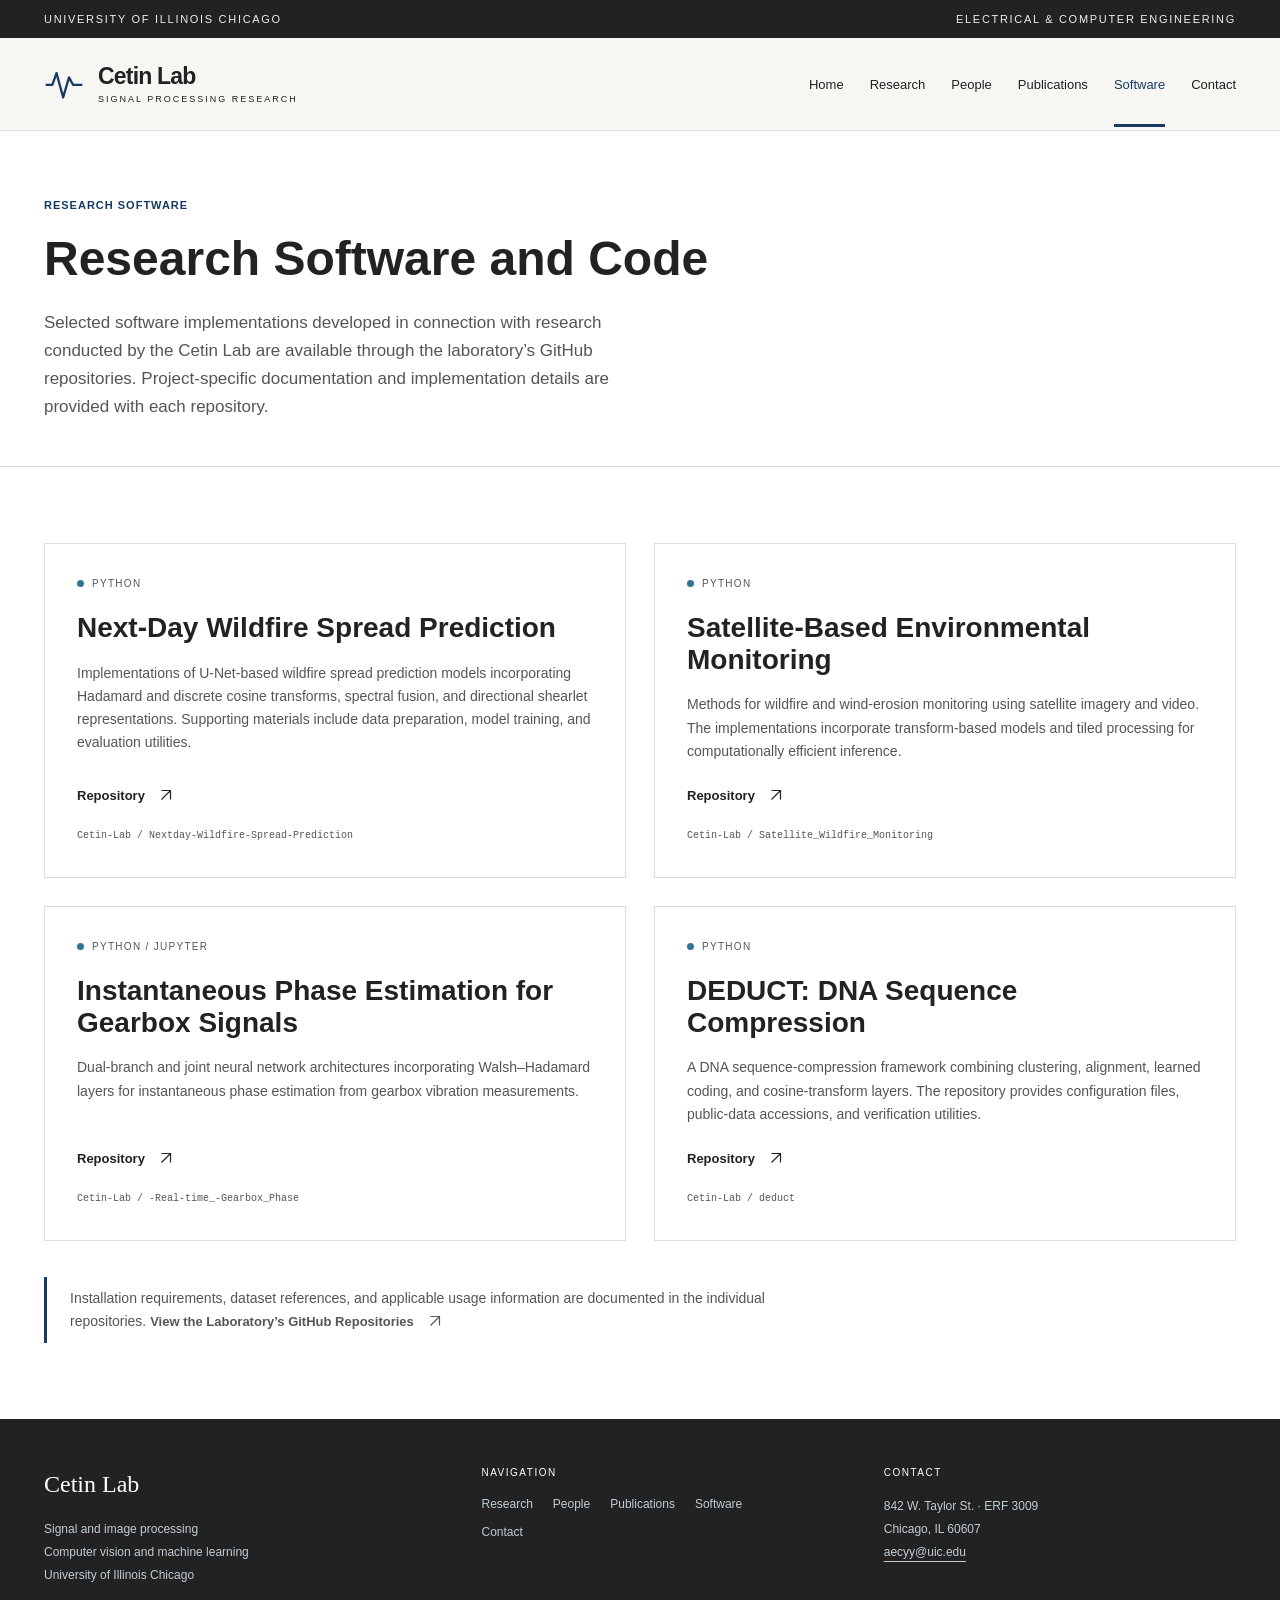
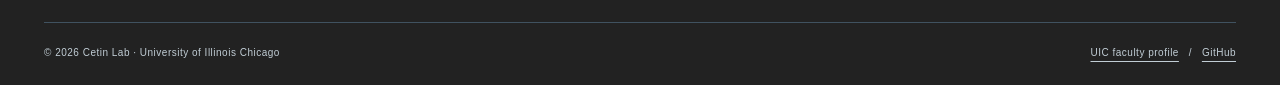
<file: software/index.html>
<!doctype html>
<html lang="en">
<head>
  <meta charset="utf-8">
  <meta name="viewport" content="width=device-width, initial-scale=1">
  <meta name="description" content="Research software and open-source implementations from Cetin Lab, University of Illinois Chicago, covering wildfire prediction, environmental monitoring, phase estimation, and data compression.">
  <meta name="theme-color" content="#142a3a">
  <meta property="og:title" content="Software | Cetin Lab">
  <meta property="og:description" content="Research software and open-source implementations from Cetin Lab, University of Illinois Chicago, covering wildfire prediction, environmental monitoring, phase estimation, and data compression.">
  <meta property="og:type" content="website">
  <title>Software | Cetin Lab · UIC</title>
  <link rel="icon" type="image/svg+xml" href="../assets/images/favicon.svg">
  <link rel="stylesheet" href="../assets/css/styles.css">
  <script>document.documentElement.classList.add('js');</script>
  <script src="../assets/js/main.js" defer></script>
</head>
<body>
  <a class="skip-link" href="#main-content">Skip to content</a>
  <div class="topbar"><div class="container"><a href="https://www.uic.edu/">University of Illinois Chicago</a><span class="topbar-secondary">Electrical &amp; Computer Engineering</span></div></div>
  <header class="site-header">
    <div class="container header-inner">
      <a class="brand" href="../" aria-label="Cetin Lab home">
        <svg class="brand-icon" aria-hidden="true" viewBox="0 0 48 48"><path d="M2 25h8l5-14 8 29 7-24 5 9h11" fill="none" stroke="currentColor" stroke-width="2.7" stroke-linejoin="round"/></svg>
        <span class="brand-name">Cetin Lab<span class="brand-sub">Signal Processing Research</span></span>
      </a>
      <button class="menu-toggle" type="button" aria-expanded="false" aria-controls="site-navigation"><span>Menu</span><svg class="menu-lines" aria-hidden="true" viewBox="0 0 24 24" width="20" height="20"><path d="M3 6h18M3 12h18M3 18h18" fill="none" stroke="currentColor" stroke-width="1.6"/></svg></button>
      <nav id="site-navigation" class="nav-links" aria-label="Main navigation"><a href="../">Home</a>
<a href="../research/">Research</a>
<a href="../people/">People</a>
<a href="../publications/">Publications</a>
<a href="../software/" aria-current="page">Software</a>
<a href="../contact/">Contact</a></nav>
    </div>
  </header>
  <main id="main-content"><section class="page-intro"><div class="container"><div class="eyebrow">Research Software</div><h1>Research Software and Code</h1><p>Selected software implementations developed in connection with research conducted by the Cetin Lab are available through the laboratory’s GitHub repositories. Project-specific documentation and implementation details are provided with each repository.</p></div></section><section class="section"><div class="container"><div class="repo-grid"><article class="repo"><div class="repo-label"><span class="language-dot" aria-hidden="true"></span>Python</div><h2>Next-Day Wildfire Spread Prediction</h2><p>Implementations of U-Net-based wildfire spread prediction models incorporating Hadamard and discrete cosine transforms, spectral fusion, and directional shearlet representations. Supporting materials include data preparation, model training, and evaluation utilities.</p><a class="text-link" href="https://github.com/Cetin-Lab/Nextday-Wildfire-Spread-Prediction">Repository<svg class="arrow" aria-hidden="true" viewBox="0 0 24 24" width="18" height="18"><path d="M6 18 18 6M6 6h12v12" fill="none" stroke="currentColor" stroke-width="1.6"/></svg></a><div class="repo-name">Cetin-Lab / Nextday-Wildfire-Spread-Prediction</div></article><article class="repo"><div class="repo-label"><span class="language-dot" aria-hidden="true"></span>Python</div><h2>Satellite-Based Environmental Monitoring</h2><p>Methods for wildfire and wind-erosion monitoring using satellite imagery and video. The implementations incorporate transform-based models and tiled processing for computationally efficient inference.</p><a class="text-link" href="https://github.com/Cetin-Lab/Satellite_Wildfire_Monitoring">Repository<svg class="arrow" aria-hidden="true" viewBox="0 0 24 24" width="18" height="18"><path d="M6 18 18 6M6 6h12v12" fill="none" stroke="currentColor" stroke-width="1.6"/></svg></a><div class="repo-name">Cetin-Lab / Satellite_Wildfire_Monitoring</div></article><article class="repo"><div class="repo-label"><span class="language-dot" aria-hidden="true"></span>Python / Jupyter</div><h2>Instantaneous Phase Estimation for Gearbox Signals</h2><p>Dual-branch and joint neural network architectures incorporating Walsh–Hadamard layers for instantaneous phase estimation from gearbox vibration measurements.</p><a class="text-link" href="https://github.com/Cetin-Lab/-Real-time_-Gearbox_Phase">Repository<svg class="arrow" aria-hidden="true" viewBox="0 0 24 24" width="18" height="18"><path d="M6 18 18 6M6 6h12v12" fill="none" stroke="currentColor" stroke-width="1.6"/></svg></a><div class="repo-name">Cetin-Lab / -Real-time_-Gearbox_Phase</div></article><article class="repo"><div class="repo-label"><span class="language-dot" aria-hidden="true"></span>Python</div><h2>DEDUCT: DNA Sequence Compression</h2><p>A DNA sequence-compression framework combining clustering, alignment, learned coding, and cosine-transform layers. The repository provides configuration files, public-data accessions, and verification utilities.</p><a class="text-link" href="https://github.com/Cetin-Lab/deduct">Repository<svg class="arrow" aria-hidden="true" viewBox="0 0 24 24" width="18" height="18"><path d="M6 18 18 6M6 6h12v12" fill="none" stroke="currentColor" stroke-width="1.6"/></svg></a><div class="repo-name">Cetin-Lab / deduct</div></article></div><div class="note-block">Installation requirements, dataset references, and applicable usage information are documented in the individual repositories. <a class="text-link" href="https://github.com/Cetin-Lab">View the Laboratory’s GitHub Repositories<svg class="arrow" aria-hidden="true" viewBox="0 0 24 24" width="18" height="18"><path d="M6 18 18 6M6 6h12v12" fill="none" stroke="currentColor" stroke-width="1.6"/></svg></a></div></div></section></main>
  <footer class="site-footer">
    <div class="container">
      <div class="footer-grid">
        <div><div class="footer-title">Cetin Lab</div><p>Signal and image processing<br>Computer vision and machine learning<br>University of Illinois Chicago</p></div>
        <div><div class="footer-label">Navigation</div><div class="footer-links"><a href="../research/">Research</a><a href="../people/">People</a><a href="../publications/">Publications</a><a href="../software/">Software</a><a href="../contact/">Contact</a></div></div>
        <div><div class="footer-label">Contact</div><p>842 W. Taylor St. · ERF 3009<br>Chicago, IL 60607<br><a href="mailto:aecyy@uic.edu">aecyy@uic.edu</a></p></div>
      </div>
      <div class="footer-bottom"><span>© 2026 Cetin Lab · University of Illinois Chicago</span><span><a href="https://ece.uic.edu/profiles/ahmet-enis-cetin-phd/">UIC faculty profile</a> &nbsp; / &nbsp; <a href="https://github.com/Cetin-Lab">GitHub</a></span></div>
    </div>
  </footer>
</body>
</html>
</file>
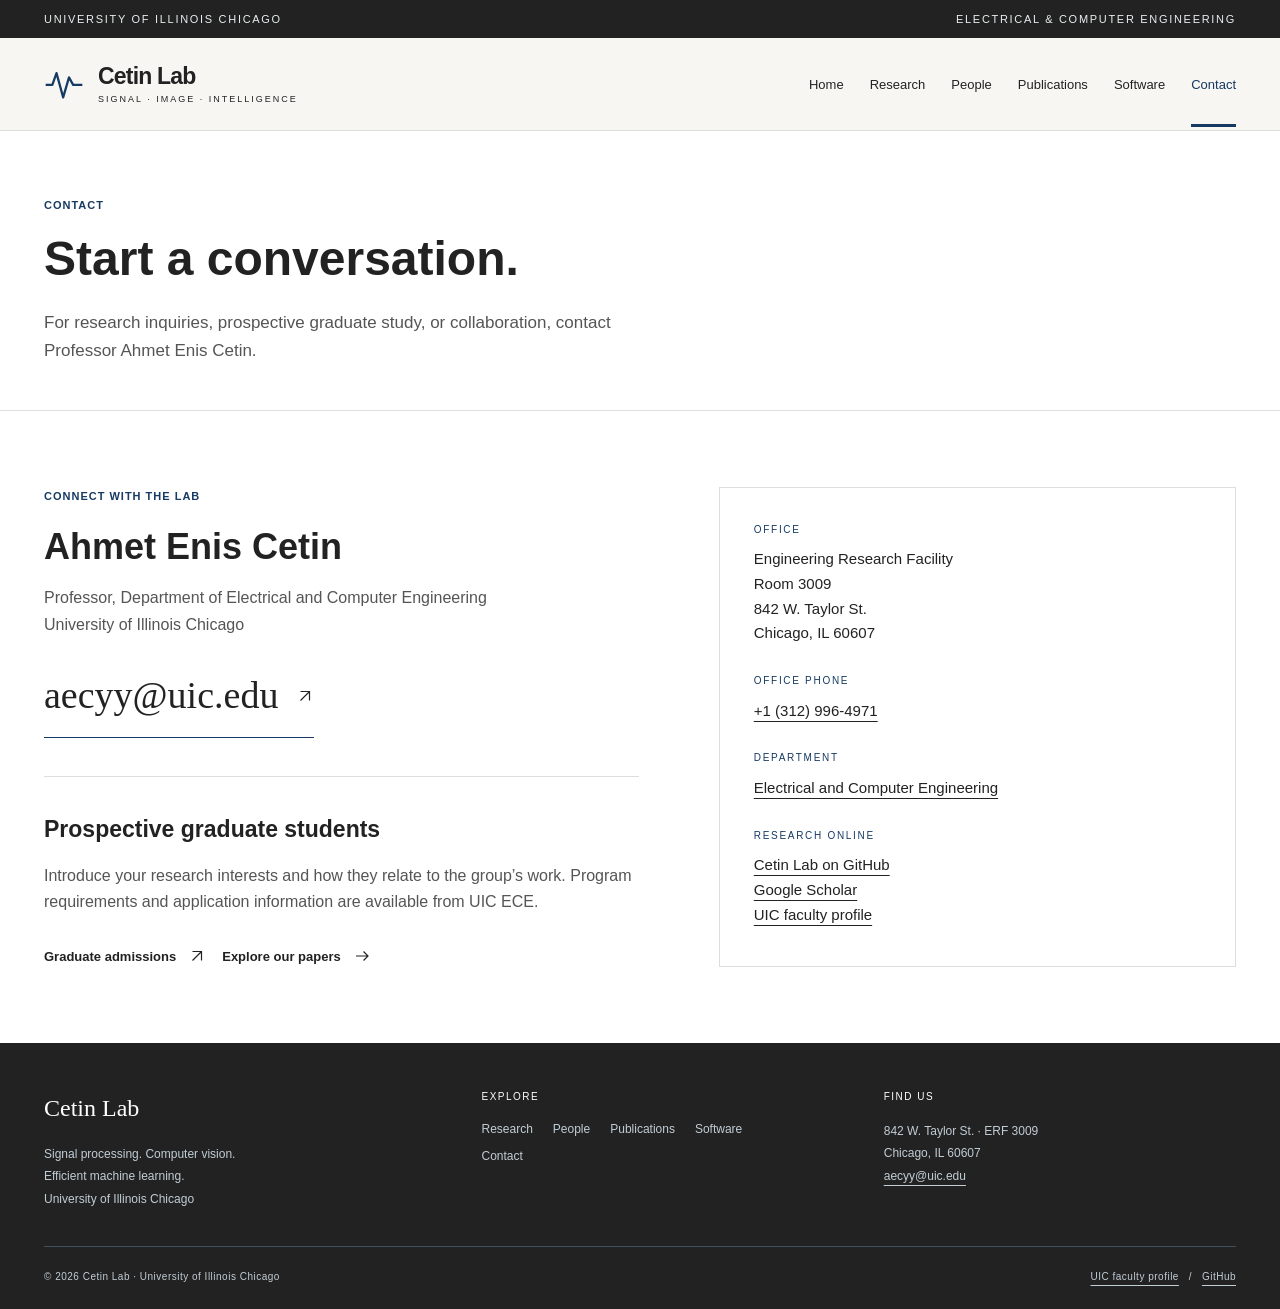
<file: contact.html>
<!doctype html>
<html lang="en">
<head>
  <meta charset="utf-8">
  <meta name="viewport" content="width=device-width, initial-scale=1">
  <meta name="description" content="Contact Professor Ahmet Enis Cetin at the University of Illinois Chicago for research and graduate-study inquiries.">
  <meta name="theme-color" content="#142a3a">
  <meta property="og:title" content="Contact | Cetin Lab">
  <meta property="og:description" content="Contact Professor Ahmet Enis Cetin at the University of Illinois Chicago for research and graduate-study inquiries.">
  <meta property="og:type" content="website">
  <title>Contact | Cetin Lab · UIC</title>
  <link rel="icon" type="image/svg+xml" href="assets/images/favicon.svg">
  <link rel="stylesheet" href="assets/css/styles.css">
  <script>document.documentElement.classList.add('js');</script>
  <script src="assets/js/main.js" defer></script>
</head>
<body>
  <a class="skip-link" href="#main-content">Skip to content</a>
  <div class="topbar"><div class="container"><a href="https://www.uic.edu/">University of Illinois Chicago</a><span class="topbar-secondary">Electrical &amp; Computer Engineering</span></div></div>
  <header class="site-header">
    <div class="container header-inner">
      <a class="brand" href="index.html" aria-label="Cetin Lab home">
        <svg class="brand-icon" aria-hidden="true" viewBox="0 0 48 48"><path d="M2 25h8l5-14 8 29 7-24 5 9h11" fill="none" stroke="currentColor" stroke-width="2.7" stroke-linejoin="round"/></svg>
        <span class="brand-name">Cetin Lab<span class="brand-sub">Signal · Image · Intelligence</span></span>
      </a>
      <button class="menu-toggle" type="button" aria-expanded="false" aria-controls="site-navigation"><span>Menu</span><svg class="menu-lines" aria-hidden="true" viewBox="0 0 24 24" width="20" height="20"><path d="M3 6h18M3 12h18M3 18h18" fill="none" stroke="currentColor" stroke-width="1.6"/></svg></button>
      <nav id="site-navigation" class="nav-links" aria-label="Main navigation"><a href="index.html">Home</a>
<a href="research.html">Research</a>
<a href="people.html">People</a>
<a href="publications.html">Publications</a>
<a href="software.html">Software</a>
<a href="contact.html" aria-current="page">Contact</a></nav>
    </div>
  </header>
  <main id="main-content"><section class="page-intro"><div class="container"><div class="eyebrow">Contact</div><h1>Start a conversation.</h1><p>For research inquiries, prospective graduate study, or collaboration, contact Professor Ahmet Enis Cetin.</p></div></section><section class="section"><div class="container contact-grid"><div><div class="eyebrow">Connect with the lab</div><h2>Ahmet Enis Cetin</h2><p>Professor, Department of Electrical and Computer Engineering<br>University of Illinois Chicago</p><a class="contact-email" href="mailto:aecyy@uic.edu">aecyy@uic.edu <svg class="arrow" aria-hidden="true" viewBox="0 0 24 24" width="18" height="18"><path d="M6 18 18 6M6 6h12v12" fill="none" stroke="currentColor" stroke-width="1.6"/></svg></a><div class="contact-secondary"><h3>Prospective graduate students</h3><p>Introduce your research interests and how they relate to the group’s work. Program requirements and application information are available from UIC ECE.</p><div class="actions"><a class="text-link" href="https://ece.uic.edu/graduate/admissions/">Graduate admissions<svg class="arrow" aria-hidden="true" viewBox="0 0 24 24" width="18" height="18"><path d="M6 18 18 6M6 6h12v12" fill="none" stroke="currentColor" stroke-width="1.6"/></svg></a><a class="text-link" href="publications.html">Explore our papers<svg class="arrow" aria-hidden="true" viewBox="0 0 24 24" width="18" height="18"><path d="M4 12h16m-6-6 6 6-6 6" fill="none" stroke="currentColor" stroke-width="1.6"/></svg></a></div></div></div><aside class="contact-details" aria-label="Lab contact details"><dl><dt>Office</dt><dd><address>Engineering Research Facility<br>Room 3009<br>842 W. Taylor St.<br>Chicago, IL 60607</address></dd><dt>Office phone</dt><dd><a href="tel:+13129964971">+1 (312) 996-4971</a></dd><dt>Department</dt><dd><a href="https://ece.uic.edu/">Electrical and Computer Engineering</a></dd><dt>Research online</dt><dd><a href="https://github.com/Cetin-Lab">Cetin Lab on GitHub</a><br><a href="https://scholar.google.com/citations?user=apugsswAAAAJ&hl=en">Google Scholar</a><br><a href="https://ece.uic.edu/profiles/ahmet-enis-cetin-phd/">UIC faculty profile</a></dd></dl></aside></div></section></main>
  <footer class="site-footer">
    <div class="container">
      <div class="footer-grid">
        <div><div class="footer-title">Cetin Lab</div><p>Signal processing. Computer vision.<br>Efficient machine learning.<br>University of Illinois Chicago</p></div>
        <div><div class="footer-label">Explore</div><div class="footer-links"><a href="research.html">Research</a><a href="people.html">People</a><a href="publications.html">Publications</a><a href="software.html">Software</a><a href="contact.html">Contact</a></div></div>
        <div><div class="footer-label">Find us</div><p>842 W. Taylor St. · ERF 3009<br>Chicago, IL 60607<br><a href="mailto:aecyy@uic.edu">aecyy@uic.edu</a></p></div>
      </div>
      <div class="footer-bottom"><span>© 2026 Cetin Lab · University of Illinois Chicago</span><span><a href="https://ece.uic.edu/profiles/ahmet-enis-cetin-phd/">UIC faculty profile</a> &nbsp; / &nbsp; <a href="https://github.com/Cetin-Lab">GitHub</a></span></div>
    </div>
  </footer>
</body>
</html>
</file>
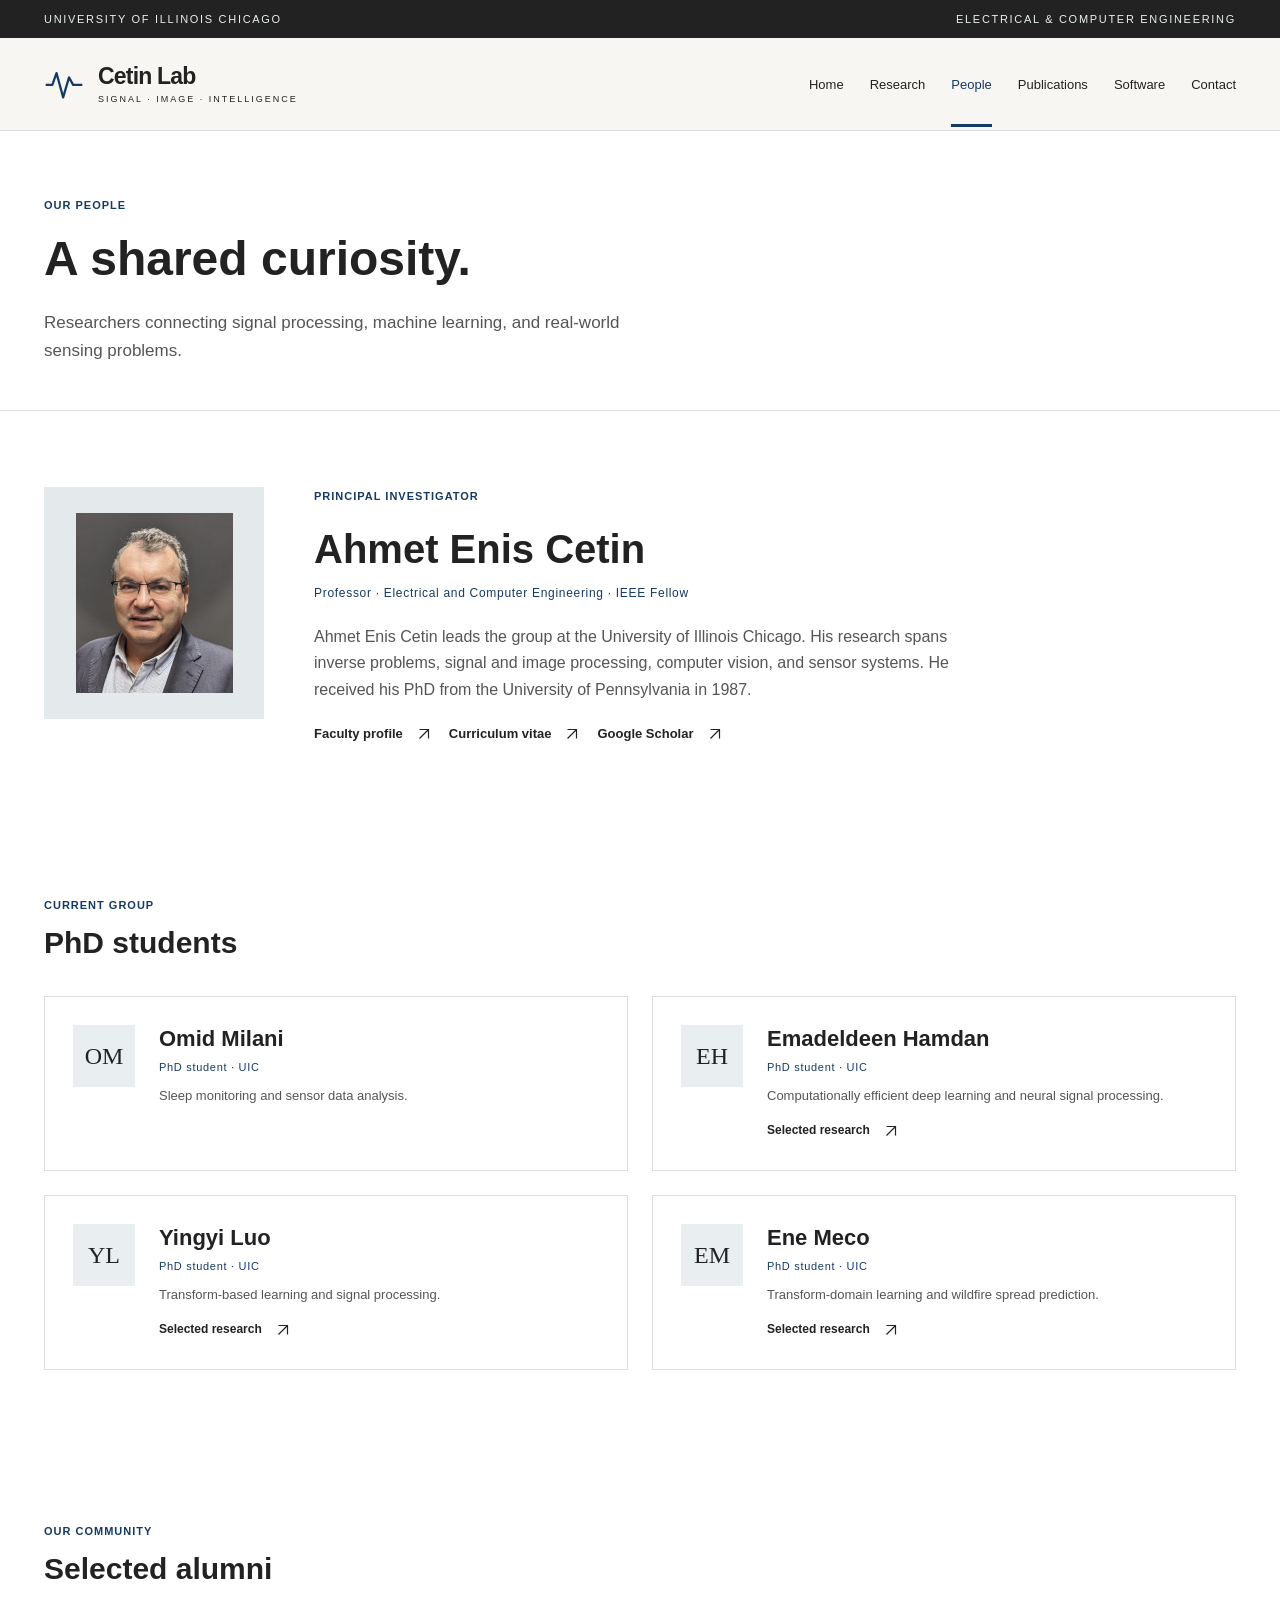
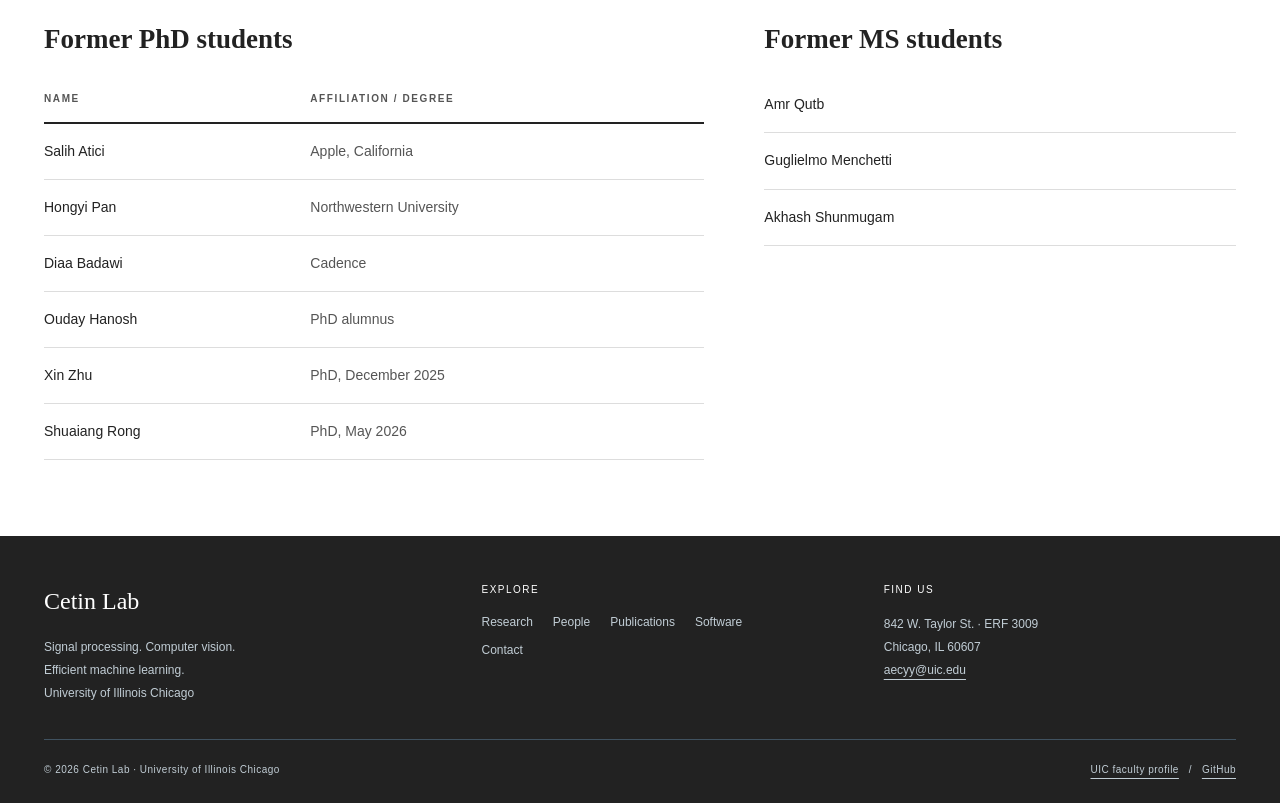
<file: people.html>
<!doctype html>
<html lang="en">
<head>
  <meta charset="utf-8">
  <meta name="viewport" content="width=device-width, initial-scale=1">
  <meta name="description" content="Meet Professor Ahmet Enis Cetin, PhD students Omid Milani, Emadeldeen Hamdan, Yingyi Luo, Ene Meco, and selected lab alumni.">
  <meta name="theme-color" content="#142a3a">
  <meta property="og:title" content="People | Cetin Lab">
  <meta property="og:description" content="Meet Professor Ahmet Enis Cetin, PhD students Omid Milani, Emadeldeen Hamdan, Yingyi Luo, Ene Meco, and selected lab alumni.">
  <meta property="og:type" content="website">
  <title>People | Cetin Lab · UIC</title>
  <link rel="icon" type="image/svg+xml" href="assets/images/favicon.svg">
  <link rel="stylesheet" href="assets/css/styles.css">
  <script>document.documentElement.classList.add('js');</script>
  <script src="assets/js/main.js" defer></script>
</head>
<body>
  <a class="skip-link" href="#main-content">Skip to content</a>
  <div class="topbar"><div class="container"><a href="https://www.uic.edu/">University of Illinois Chicago</a><span class="topbar-secondary">Electrical &amp; Computer Engineering</span></div></div>
  <header class="site-header">
    <div class="container header-inner">
      <a class="brand" href="index.html" aria-label="Cetin Lab home">
        <svg class="brand-icon" aria-hidden="true" viewBox="0 0 48 48"><path d="M2 25h8l5-14 8 29 7-24 5 9h11" fill="none" stroke="currentColor" stroke-width="2.7" stroke-linejoin="round"/></svg>
        <span class="brand-name">Cetin Lab<span class="brand-sub">Signal · Image · Intelligence</span></span>
      </a>
      <button class="menu-toggle" type="button" aria-expanded="false" aria-controls="site-navigation"><span>Menu</span><svg class="menu-lines" aria-hidden="true" viewBox="0 0 24 24" width="20" height="20"><path d="M3 6h18M3 12h18M3 18h18" fill="none" stroke="currentColor" stroke-width="1.6"/></svg></button>
      <nav id="site-navigation" class="nav-links" aria-label="Main navigation"><a href="index.html">Home</a>
<a href="research.html">Research</a>
<a href="people.html" aria-current="page">People</a>
<a href="publications.html">Publications</a>
<a href="software.html">Software</a>
<a href="contact.html">Contact</a></nav>
    </div>
  </header>
  <main id="main-content"><section class="page-intro"><div class="container"><div class="eyebrow">Our people</div><h1>A shared curiosity.</h1><p>Researchers connecting signal processing, machine learning, and real-world sensing problems.</p></div></section><section class="section" id="principal-investigator"><div class="container principal"><div class="principal-photo"><img src="assets/images/ahmet-enis-cetin.png" width="157" height="180" alt="Ahmet Enis Cetin"></div><div><div class="eyebrow">Principal investigator</div><h2>Ahmet Enis Cetin</h2><div class="role">Professor · Electrical and Computer Engineering · IEEE Fellow</div><p class="bio">Ahmet Enis Cetin leads the group at the University of Illinois Chicago. His research spans inverse problems, signal and image processing, computer vision, and sensor systems. He received his PhD from the University of Pennsylvania in 1987.</p><div class="actions"><a class="text-link" href="https://ece.uic.edu/profiles/ahmet-enis-cetin-phd/">Faculty profile<svg class="arrow" aria-hidden="true" viewBox="0 0 24 24" width="18" height="18"><path d="M6 18 18 6M6 6h12v12" fill="none" stroke="currentColor" stroke-width="1.6"/></svg></a><a class="text-link" href="https://ece.uic.edu/wp-content/uploads/sites/351/2026/07/Ahmet_Enis_Cetin_CV2026.pdf">Curriculum vitae<svg class="arrow" aria-hidden="true" viewBox="0 0 24 24" width="18" height="18"><path d="M6 18 18 6M6 6h12v12" fill="none" stroke="currentColor" stroke-width="1.6"/></svg></a><a class="text-link" href="https://scholar.google.com/citations?user=apugsswAAAAJ&amp;hl=en">Google Scholar<svg class="arrow" aria-hidden="true" viewBox="0 0 24 24" width="18" height="18"><path d="M6 18 18 6M6 6h12v12" fill="none" stroke="currentColor" stroke-width="1.6"/></svg></a></div></div></div></section>
<section class="section light" id="phd-students"><div class="container"><div class="section-head"><div><div class="eyebrow">Current group</div><h2>PhD students</h2></div></div><div class="people-grid"><!-- EDIT STUDENT: Omid Milani -->
<article class="person-card"><div class="initials" aria-hidden="true">OM</div><div><h3>Omid Milani</h3><div class="role">PhD student · UIC</div><p>Sleep monitoring and sensor data analysis.</p></div></article><!-- EDIT STUDENT: Emadeldeen Hamdan -->
<article class="person-card"><div class="initials" aria-hidden="true">EH</div><div><h3>Emadeldeen Hamdan</h3><div class="role">PhD student · UIC</div><p>Computationally efficient deep learning and neural signal processing.</p><a class="text-link" href="https://doi.org/10.1109/TBME.2025.3647598">Selected research<svg class="arrow" aria-hidden="true" viewBox="0 0 24 24" width="18" height="18"><path d="M6 18 18 6M6 6h12v12" fill="none" stroke="currentColor" stroke-width="1.6"/></svg></a></div></article><!-- EDIT STUDENT: Yingyi Luo -->
<article class="person-card"><div class="initials" aria-hidden="true">YL</div><div><h3>Yingyi Luo</h3><div class="role">PhD student · UIC</div><p>Transform-based learning and signal processing.</p><a class="text-link" href="https://github.com/Cetin-Lab/-Real-time_-Gearbox_Phase">Selected research<svg class="arrow" aria-hidden="true" viewBox="0 0 24 24" width="18" height="18"><path d="M6 18 18 6M6 6h12v12" fill="none" stroke="currentColor" stroke-width="1.6"/></svg></a></div></article><!-- EDIT STUDENT: Ene Meco -->
<article class="person-card"><div class="initials" aria-hidden="true">EM</div><div><h3>Ene Meco</h3><div class="role">PhD student · UIC</div><p>Transform-domain learning and wildfire spread prediction.</p><a class="text-link" href="https://arxiv.org/abs/2606.14071">Selected research<svg class="arrow" aria-hidden="true" viewBox="0 0 24 24" width="18" height="18"><path d="M6 18 18 6M6 6h12v12" fill="none" stroke="currentColor" stroke-width="1.6"/></svg></a></div></article></div></div></section><section class="section" id="alumni"><div class="container"><div class="section-head"><div><div class="eyebrow">Our community</div><h2>Selected alumni</h2></div></div><div class="alumni-columns"><div><h3>Former PhD students</h3><table class="alumni-table"><thead><tr><th scope="col">Name</th><th scope="col">Affiliation / degree</th></tr></thead><tbody><tr><td>Salih Atici</td><td>Apple, California</td></tr><tr><td>Hongyi Pan</td><td>Northwestern University</td></tr><tr><td>Diaa Badawi</td><td>Cadence</td></tr><tr><td>Ouday Hanosh</td><td>PhD alumnus</td></tr><tr><td>Xin Zhu</td><td>PhD, December 2025</td></tr><tr><td>Shuaiang Rong</td><td>PhD, May 2026</td></tr></tbody></table></div><div><h3>Former MS students</h3><ul class="simple-list"><li>Amr Qutb</li><li>Guglielmo Menchetti</li><li>Akhash Shunmugam</li></ul></div></div></div></section></main>
  <footer class="site-footer">
    <div class="container">
      <div class="footer-grid">
        <div><div class="footer-title">Cetin Lab</div><p>Signal processing. Computer vision.<br>Efficient machine learning.<br>University of Illinois Chicago</p></div>
        <div><div class="footer-label">Explore</div><div class="footer-links"><a href="research.html">Research</a><a href="people.html">People</a><a href="publications.html">Publications</a><a href="software.html">Software</a><a href="contact.html">Contact</a></div></div>
        <div><div class="footer-label">Find us</div><p>842 W. Taylor St. · ERF 3009<br>Chicago, IL 60607<br><a href="mailto:aecyy@uic.edu">aecyy@uic.edu</a></p></div>
      </div>
      <div class="footer-bottom"><span>© 2026 Cetin Lab · University of Illinois Chicago</span><span><a href="https://ece.uic.edu/profiles/ahmet-enis-cetin-phd/">UIC faculty profile</a> &nbsp; / &nbsp; <a href="https://github.com/Cetin-Lab">GitHub</a></span></div>
    </div>
  </footer>
</body>
</html>
</file>
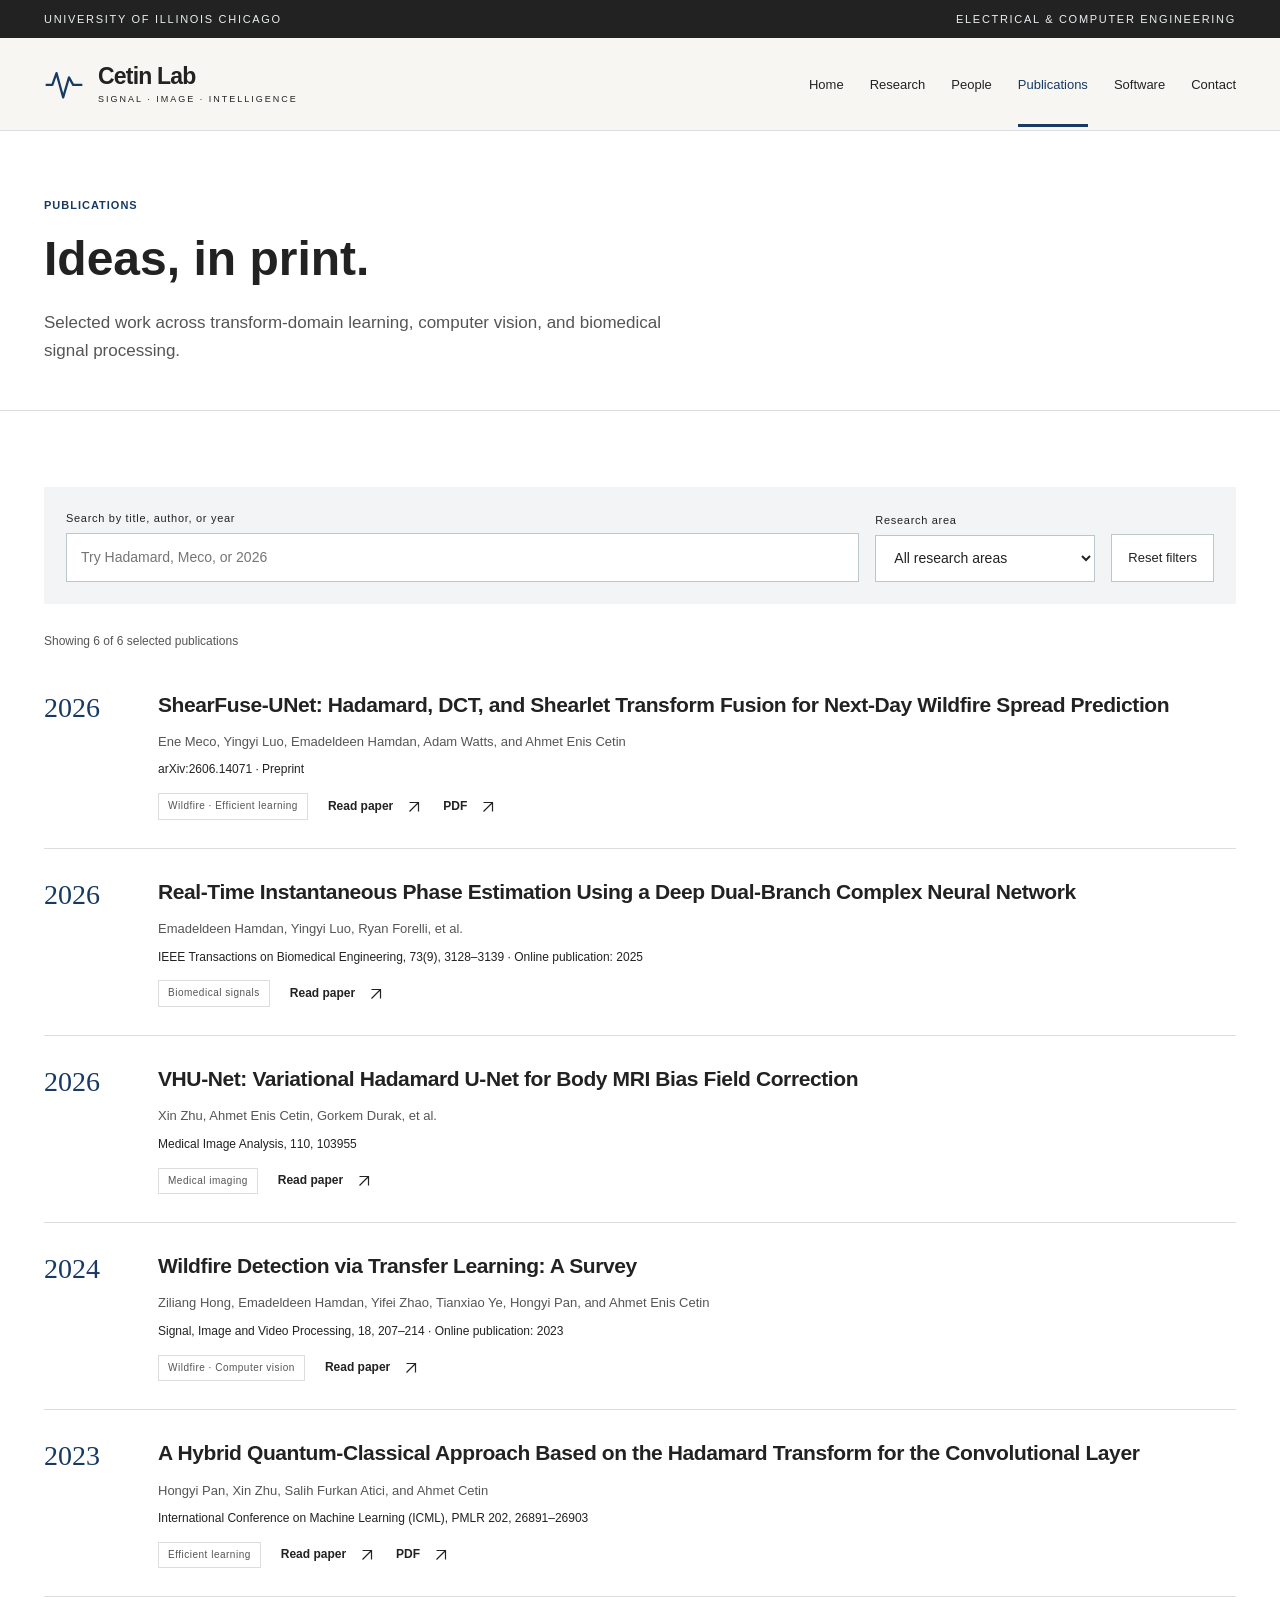
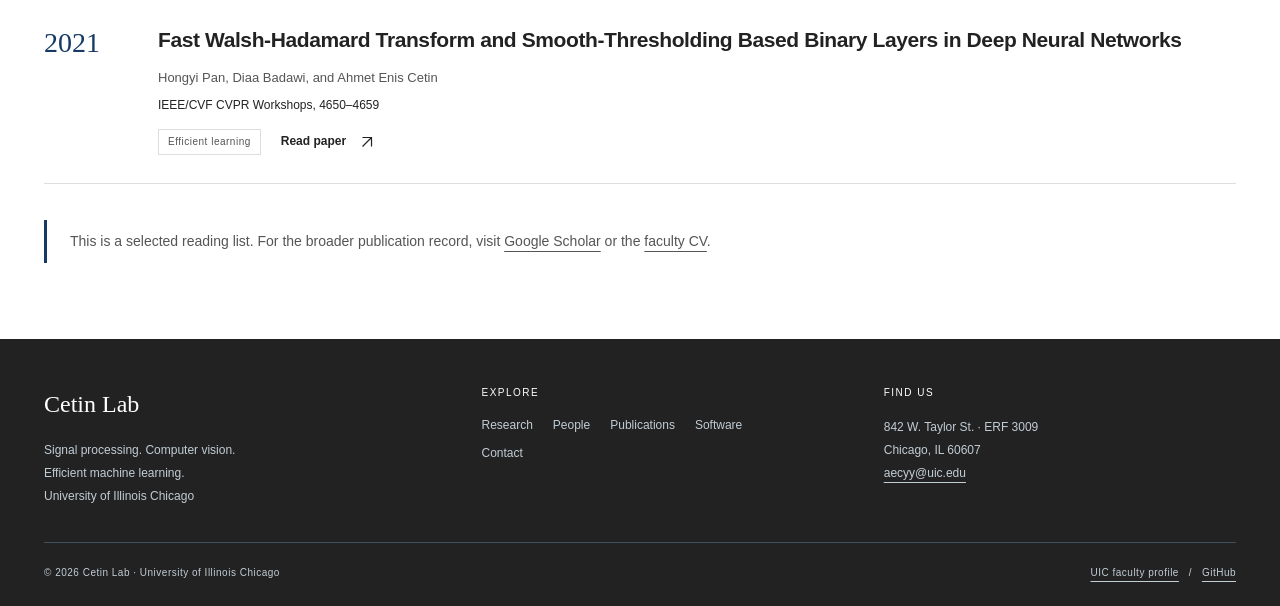
<file: publications.html>
<!doctype html>
<html lang="en">
<head>
  <meta charset="utf-8">
  <meta name="viewport" content="width=device-width, initial-scale=1">
  <meta name="description" content="Selected Cetin Lab papers, including ShearFuse-UNet, Hadamard transform neural networks, MRI correction, and neural phase estimation.">
  <meta name="theme-color" content="#142a3a">
  <meta property="og:title" content="Publications | Cetin Lab">
  <meta property="og:description" content="Selected Cetin Lab papers, including ShearFuse-UNet, Hadamard transform neural networks, MRI correction, and neural phase estimation.">
  <meta property="og:type" content="website">
  <title>Publications | Cetin Lab · UIC</title>
  <link rel="icon" type="image/svg+xml" href="assets/images/favicon.svg">
  <link rel="stylesheet" href="assets/css/styles.css">
  <script>document.documentElement.classList.add('js');</script>
  <script src="assets/js/main.js" defer></script>
</head>
<body>
  <a class="skip-link" href="#main-content">Skip to content</a>
  <div class="topbar"><div class="container"><a href="https://www.uic.edu/">University of Illinois Chicago</a><span class="topbar-secondary">Electrical &amp; Computer Engineering</span></div></div>
  <header class="site-header">
    <div class="container header-inner">
      <a class="brand" href="index.html" aria-label="Cetin Lab home">
        <svg class="brand-icon" aria-hidden="true" viewBox="0 0 48 48"><path d="M2 25h8l5-14 8 29 7-24 5 9h11" fill="none" stroke="currentColor" stroke-width="2.7" stroke-linejoin="round"/></svg>
        <span class="brand-name">Cetin Lab<span class="brand-sub">Signal · Image · Intelligence</span></span>
      </a>
      <button class="menu-toggle" type="button" aria-expanded="false" aria-controls="site-navigation"><span>Menu</span><svg class="menu-lines" aria-hidden="true" viewBox="0 0 24 24" width="20" height="20"><path d="M3 6h18M3 12h18M3 18h18" fill="none" stroke="currentColor" stroke-width="1.6"/></svg></button>
      <nav id="site-navigation" class="nav-links" aria-label="Main navigation"><a href="index.html">Home</a>
<a href="research.html">Research</a>
<a href="people.html">People</a>
<a href="publications.html" aria-current="page">Publications</a>
<a href="software.html">Software</a>
<a href="contact.html">Contact</a></nav>
    </div>
  </header>
  <main id="main-content"><section class="page-intro"><div class="container"><div class="eyebrow">Publications</div><h1>Ideas, in print.</h1><p>Selected work across transform-domain learning, computer vision, and biomedical signal processing.</p></div></section><section class="section"><div class="container"><form class="filter-panel" id="publication-filters" role="search" aria-label="Filter publications" hidden><div class="field"><label for="publication-search">Search by title, author, or year</label><input type="search" id="publication-search" placeholder="Try Hadamard, Meco, or 2026" autocomplete="off"></div><div class="field small"><label for="publication-topic">Research area</label><select id="publication-topic"><option value="all">All research areas</option><option value="efficient">Efficient learning</option><option value="environment">Environment &amp; wildfire</option><option value="biomedical">Biomedical</option></select></div><button type="reset">Reset filters</button></form><p id="publication-count" class="result-count" role="status" aria-live="polite">6 selected publications</p><div id="publication-list"><!-- To add a publication, copy a whole article and update its data-topics and text. -->
<article class="publication" id="shearfuse" data-topics="environment efficient"><div class="publication-year">2026</div><div><h2><a href="https://arxiv.org/abs/2606.14071">ShearFuse-UNet: Hadamard, DCT, and Shearlet Transform Fusion for Next-Day Wildfire Spread Prediction</a></h2><p class="authors">Ene Meco, Yingyi Luo, Emadeldeen Hamdan, Adam Watts, and Ahmet Enis Cetin</p><p class="venue">arXiv:2606.14071 · Preprint</p><div class="pub-footer"><span class="tag">Wildfire · Efficient learning</span><a class="text-link" href="https://arxiv.org/abs/2606.14071">Read paper<svg class="arrow" aria-hidden="true" viewBox="0 0 24 24" width="18" height="18"><path d="M6 18 18 6M6 6h12v12" fill="none" stroke="currentColor" stroke-width="1.6"/></svg></a><a class="text-link" href="https://arxiv.org/pdf/2606.14071">PDF<svg class="arrow" aria-hidden="true" viewBox="0 0 24 24" width="18" height="18"><path d="M6 18 18 6M6 6h12v12" fill="none" stroke="currentColor" stroke-width="1.6"/></svg></a></div></div></article><!-- To add a publication, copy a whole article and update its data-topics and text. -->
<article class="publication" id="neural-phase" data-topics="biomedical efficient"><div class="publication-year">2026</div><div><h2><a href="https://doi.org/10.1109/TBME.2025.3647598">Real-Time Instantaneous Phase Estimation Using a Deep Dual-Branch Complex Neural Network</a></h2><p class="authors">Emadeldeen Hamdan, Yingyi Luo, Ryan Forelli, et al.</p><p class="venue">IEEE Transactions on Biomedical Engineering, 73(9), 3128–3139 · Online publication: 2025</p><div class="pub-footer"><span class="tag">Biomedical signals</span><a class="text-link" href="https://doi.org/10.1109/TBME.2025.3647598">Read paper<svg class="arrow" aria-hidden="true" viewBox="0 0 24 24" width="18" height="18"><path d="M6 18 18 6M6 6h12v12" fill="none" stroke="currentColor" stroke-width="1.6"/></svg></a></div></div></article><!-- To add a publication, copy a whole article and update its data-topics and text. -->
<article class="publication" id="vhu-net" data-topics="biomedical efficient"><div class="publication-year">2026</div><div><h2><a href="https://doi.org/10.1016/j.media.2026.103955">VHU-Net: Variational Hadamard U-Net for Body MRI Bias Field Correction</a></h2><p class="authors">Xin Zhu, Ahmet Enis Cetin, Gorkem Durak, et al.</p><p class="venue">Medical Image Analysis, 110, 103955</p><div class="pub-footer"><span class="tag">Medical imaging</span><a class="text-link" href="https://doi.org/10.1016/j.media.2026.103955">Read paper<svg class="arrow" aria-hidden="true" viewBox="0 0 24 24" width="18" height="18"><path d="M6 18 18 6M6 6h12v12" fill="none" stroke="currentColor" stroke-width="1.6"/></svg></a></div></div></article><!-- To add a publication, copy a whole article and update its data-topics and text. -->
<article class="publication" id="wildfire-survey" data-topics="environment"><div class="publication-year">2024</div><div><h2><a href="https://doi.org/10.1007/s11760-023-02728-3">Wildfire Detection via Transfer Learning: A Survey</a></h2><p class="authors">Ziliang Hong, Emadeldeen Hamdan, Yifei Zhao, Tianxiao Ye, Hongyi Pan, and Ahmet Enis Cetin</p><p class="venue">Signal, Image and Video Processing, 18, 207–214 · Online publication: 2023</p><div class="pub-footer"><span class="tag">Wildfire · Computer vision</span><a class="text-link" href="https://doi.org/10.1007/s11760-023-02728-3">Read paper<svg class="arrow" aria-hidden="true" viewBox="0 0 24 24" width="18" height="18"><path d="M6 18 18 6M6 6h12v12" fill="none" stroke="currentColor" stroke-width="1.6"/></svg></a></div></div></article><!-- To add a publication, copy a whole article and update its data-topics and text. -->
<article class="publication" id="hybrid-hadamard" data-topics="efficient"><div class="publication-year">2023</div><div><h2><a href="https://proceedings.mlr.press/v202/pan23d.html">A Hybrid Quantum-Classical Approach Based on the Hadamard Transform for the Convolutional Layer</a></h2><p class="authors">Hongyi Pan, Xin Zhu, Salih Furkan Atici, and Ahmet Cetin</p><p class="venue">International Conference on Machine Learning (ICML), PMLR 202, 26891–26903</p><div class="pub-footer"><span class="tag">Efficient learning</span><a class="text-link" href="https://proceedings.mlr.press/v202/pan23d.html">Read paper<svg class="arrow" aria-hidden="true" viewBox="0 0 24 24" width="18" height="18"><path d="M6 18 18 6M6 6h12v12" fill="none" stroke="currentColor" stroke-width="1.6"/></svg></a><a class="text-link" href="https://proceedings.mlr.press/v202/pan23d/pan23d.pdf">PDF<svg class="arrow" aria-hidden="true" viewBox="0 0 24 24" width="18" height="18"><path d="M6 18 18 6M6 6h12v12" fill="none" stroke="currentColor" stroke-width="1.6"/></svg></a></div></div></article><!-- To add a publication, copy a whole article and update its data-topics and text. -->
<article class="publication" id="binary-layers" data-topics="efficient"><div class="publication-year">2021</div><div><h2><a href="https://openaccess.thecvf.com/content/CVPR2021W/BiVision/papers/Pan_Fast_Walsh-Hadamard_Transform_and_Smooth-Thresholding_Based_Binary_Layers_in_Deep_CVPRW_2021_paper.pdf">Fast Walsh-Hadamard Transform and Smooth-Thresholding Based Binary Layers in Deep Neural Networks</a></h2><p class="authors">Hongyi Pan, Diaa Badawi, and Ahmet Enis Cetin</p><p class="venue">IEEE/CVF CVPR Workshops, 4650–4659</p><div class="pub-footer"><span class="tag">Efficient learning</span><a class="text-link" href="https://openaccess.thecvf.com/content/CVPR2021W/BiVision/papers/Pan_Fast_Walsh-Hadamard_Transform_and_Smooth-Thresholding_Based_Binary_Layers_in_Deep_CVPRW_2021_paper.pdf">Read paper<svg class="arrow" aria-hidden="true" viewBox="0 0 24 24" width="18" height="18"><path d="M6 18 18 6M6 6h12v12" fill="none" stroke="currentColor" stroke-width="1.6"/></svg></a></div></div></article></div><div class="empty-state" id="publication-empty" hidden><h2>No matching publications</h2><p>Try a different search term or reset the filters.</p></div><div class="note-block">This is a selected reading list. For the broader publication record, visit <a href="https://scholar.google.com/citations?user=apugsswAAAAJ&hl=en">Google Scholar</a> or the <a href="https://ece.uic.edu/wp-content/uploads/sites/351/2026/07/Ahmet_Enis_Cetin_CV2026.pdf">faculty CV</a>.</div></div></section></main>
  <footer class="site-footer">
    <div class="container">
      <div class="footer-grid">
        <div><div class="footer-title">Cetin Lab</div><p>Signal processing. Computer vision.<br>Efficient machine learning.<br>University of Illinois Chicago</p></div>
        <div><div class="footer-label">Explore</div><div class="footer-links"><a href="research.html">Research</a><a href="people.html">People</a><a href="publications.html">Publications</a><a href="software.html">Software</a><a href="contact.html">Contact</a></div></div>
        <div><div class="footer-label">Find us</div><p>842 W. Taylor St. · ERF 3009<br>Chicago, IL 60607<br><a href="mailto:aecyy@uic.edu">aecyy@uic.edu</a></p></div>
      </div>
      <div class="footer-bottom"><span>© 2026 Cetin Lab · University of Illinois Chicago</span><span><a href="https://ece.uic.edu/profiles/ahmet-enis-cetin-phd/">UIC faculty profile</a> &nbsp; / &nbsp; <a href="https://github.com/Cetin-Lab">GitHub</a></span></div>
    </div>
  </footer>
</body>
</html>
</file>
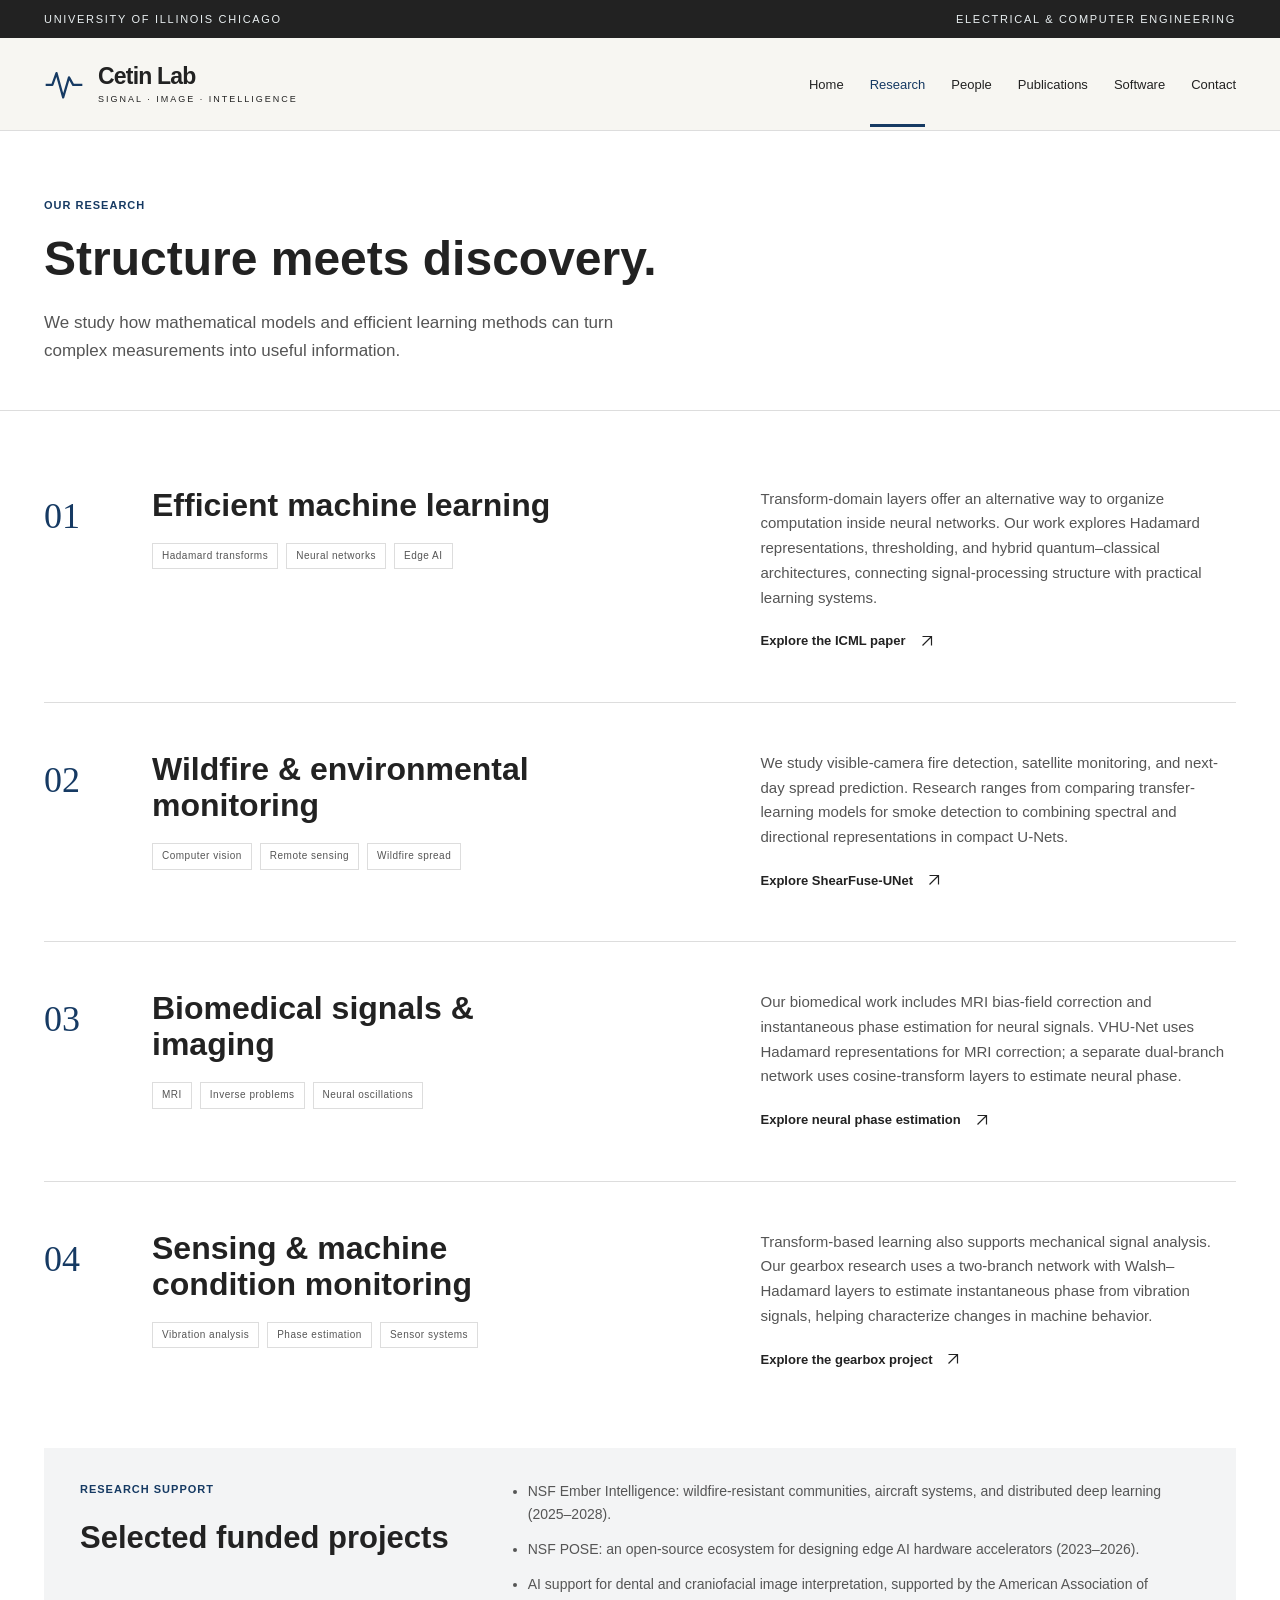
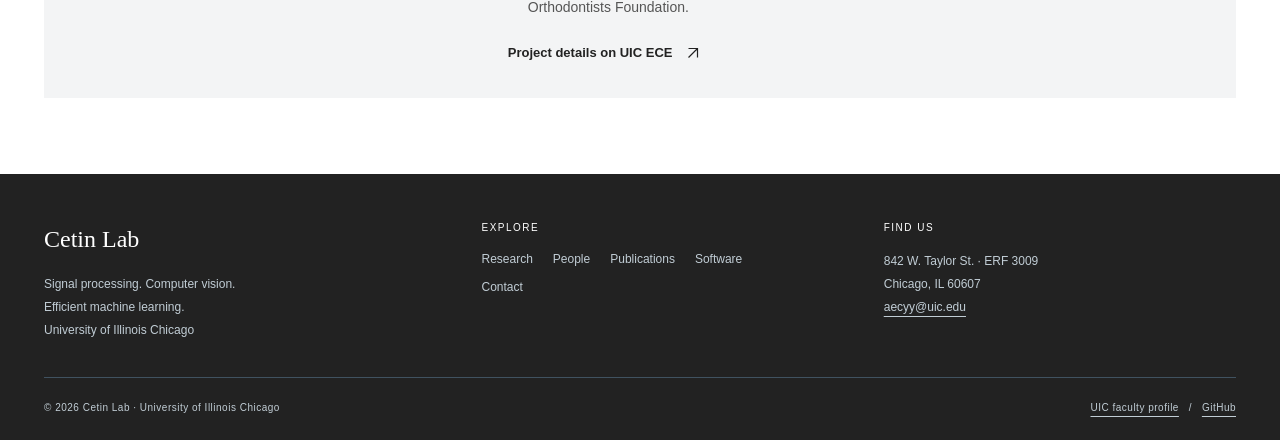
<file: research.html>
<!doctype html>
<html lang="en">
<head>
  <meta charset="utf-8">
  <meta name="viewport" content="width=device-width, initial-scale=1">
  <meta name="description" content="Explore Cetin Lab research in efficient learning, wildfire monitoring, biomedical imaging, and mechanical signal analysis.">
  <meta name="theme-color" content="#142a3a">
  <meta property="og:title" content="Research | Cetin Lab">
  <meta property="og:description" content="Explore Cetin Lab research in efficient learning, wildfire monitoring, biomedical imaging, and mechanical signal analysis.">
  <meta property="og:type" content="website">
  <title>Research | Cetin Lab · UIC</title>
  <link rel="icon" type="image/svg+xml" href="assets/images/favicon.svg">
  <link rel="stylesheet" href="assets/css/styles.css">
  <script>document.documentElement.classList.add('js');</script>
  <script src="assets/js/main.js" defer></script>
</head>
<body>
  <a class="skip-link" href="#main-content">Skip to content</a>
  <div class="topbar"><div class="container"><a href="https://www.uic.edu/">University of Illinois Chicago</a><span class="topbar-secondary">Electrical &amp; Computer Engineering</span></div></div>
  <header class="site-header">
    <div class="container header-inner">
      <a class="brand" href="index.html" aria-label="Cetin Lab home">
        <svg class="brand-icon" aria-hidden="true" viewBox="0 0 48 48"><path d="M2 25h8l5-14 8 29 7-24 5 9h11" fill="none" stroke="currentColor" stroke-width="2.7" stroke-linejoin="round"/></svg>
        <span class="brand-name">Cetin Lab<span class="brand-sub">Signal · Image · Intelligence</span></span>
      </a>
      <button class="menu-toggle" type="button" aria-expanded="false" aria-controls="site-navigation"><span>Menu</span><svg class="menu-lines" aria-hidden="true" viewBox="0 0 24 24" width="20" height="20"><path d="M3 6h18M3 12h18M3 18h18" fill="none" stroke="currentColor" stroke-width="1.6"/></svg></button>
      <nav id="site-navigation" class="nav-links" aria-label="Main navigation"><a href="index.html">Home</a>
<a href="research.html" aria-current="page">Research</a>
<a href="people.html">People</a>
<a href="publications.html">Publications</a>
<a href="software.html">Software</a>
<a href="contact.html">Contact</a></nav>
    </div>
  </header>
  <main id="main-content"><section class="page-intro"><div class="container"><div class="eyebrow">Our research</div><h1>Structure meets discovery.</h1><p>We study how mathematical models and efficient learning methods can turn complex measurements into useful information.</p></div></section><section class="section"><div class="container"><article class="research-row" id="efficient-learning"><div class="research-number">01</div><div><h2>Efficient machine learning</h2><div class="tags"><span class="tag">Hadamard transforms</span><span class="tag">Neural networks</span><span class="tag">Edge AI</span></div></div><div class="research-copy"><p>Transform-domain layers offer an alternative way to organize computation inside neural networks. Our work explores Hadamard representations, thresholding, and hybrid quantum–classical architectures, connecting signal-processing structure with practical learning systems.</p><a class="text-link" href="https://proceedings.mlr.press/v202/pan23d.html">Explore the ICML paper<svg class="arrow" aria-hidden="true" viewBox="0 0 24 24" width="18" height="18"><path d="M6 18 18 6M6 6h12v12" fill="none" stroke="currentColor" stroke-width="1.6"/></svg></a></div></article><article class="research-row" id="environment"><div class="research-number">02</div><div><h2>Wildfire &amp; environmental monitoring</h2><div class="tags"><span class="tag">Computer vision</span><span class="tag">Remote sensing</span><span class="tag">Wildfire spread</span></div></div><div class="research-copy"><p>We study visible-camera fire detection, satellite monitoring, and next-day spread prediction. Research ranges from comparing transfer-learning models for smoke detection to combining spectral and directional representations in compact U-Nets.</p><a class="text-link" href="https://arxiv.org/abs/2606.14071">Explore ShearFuse-UNet<svg class="arrow" aria-hidden="true" viewBox="0 0 24 24" width="18" height="18"><path d="M6 18 18 6M6 6h12v12" fill="none" stroke="currentColor" stroke-width="1.6"/></svg></a></div></article><article class="research-row" id="biomedical"><div class="research-number">03</div><div><h2>Biomedical signals &amp; imaging</h2><div class="tags"><span class="tag">MRI</span><span class="tag">Inverse problems</span><span class="tag">Neural oscillations</span></div></div><div class="research-copy"><p>Our biomedical work includes MRI bias-field correction and instantaneous phase estimation for neural signals. VHU-Net uses Hadamard representations for MRI correction; a separate dual-branch network uses cosine-transform layers to estimate neural phase.</p><a class="text-link" href="https://doi.org/10.1109/TBME.2025.3647598">Explore neural phase estimation<svg class="arrow" aria-hidden="true" viewBox="0 0 24 24" width="18" height="18"><path d="M6 18 18 6M6 6h12v12" fill="none" stroke="currentColor" stroke-width="1.6"/></svg></a></div></article><article class="research-row" id="sensing"><div class="research-number">04</div><div><h2>Sensing &amp; machine condition monitoring</h2><div class="tags"><span class="tag">Vibration analysis</span><span class="tag">Phase estimation</span><span class="tag">Sensor systems</span></div></div><div class="research-copy"><p>Transform-based learning also supports mechanical signal analysis. Our gearbox research uses a two-branch network with Walsh–Hadamard layers to estimate instantaneous phase from vibration signals, helping characterize changes in machine behavior.</p><a class="text-link" href="https://github.com/Cetin-Lab/-Real-time_-Gearbox_Phase">Explore the gearbox project<svg class="arrow" aria-hidden="true" viewBox="0 0 24 24" width="18" height="18"><path d="M6 18 18 6M6 6h12v12" fill="none" stroke="currentColor" stroke-width="1.6"/></svg></a></div></article></div></section><section class="section tight-top"><div class="container funding"><div><div class="eyebrow">Research support</div><h2>Selected funded projects</h2></div><div><ul><li>NSF Ember Intelligence: wildfire-resistant communities, aircraft systems, and distributed deep learning (2025–2028).</li><li>NSF POSE: an open-source ecosystem for designing edge AI hardware accelerators (2023–2026).</li><li>AI support for dental and craniofacial image interpretation, supported by the American Association of Orthodontists Foundation.</li></ul><p style="margin-top:20px"><a class="text-link" href="https://ece.uic.edu/profiles/ahmet-enis-cetin-phd/">Project details on UIC ECE<svg class="arrow" aria-hidden="true" viewBox="0 0 24 24" width="18" height="18"><path d="M6 18 18 6M6 6h12v12" fill="none" stroke="currentColor" stroke-width="1.6"/></svg></a></p></div></div></section></main>
  <footer class="site-footer">
    <div class="container">
      <div class="footer-grid">
        <div><div class="footer-title">Cetin Lab</div><p>Signal processing. Computer vision.<br>Efficient machine learning.<br>University of Illinois Chicago</p></div>
        <div><div class="footer-label">Explore</div><div class="footer-links"><a href="research.html">Research</a><a href="people.html">People</a><a href="publications.html">Publications</a><a href="software.html">Software</a><a href="contact.html">Contact</a></div></div>
        <div><div class="footer-label">Find us</div><p>842 W. Taylor St. · ERF 3009<br>Chicago, IL 60607<br><a href="mailto:aecyy@uic.edu">aecyy@uic.edu</a></p></div>
      </div>
      <div class="footer-bottom"><span>© 2026 Cetin Lab · University of Illinois Chicago</span><span><a href="https://ece.uic.edu/profiles/ahmet-enis-cetin-phd/">UIC faculty profile</a> &nbsp; / &nbsp; <a href="https://github.com/Cetin-Lab">GitHub</a></span></div>
    </div>
  </footer>
</body>
</html>
</file>
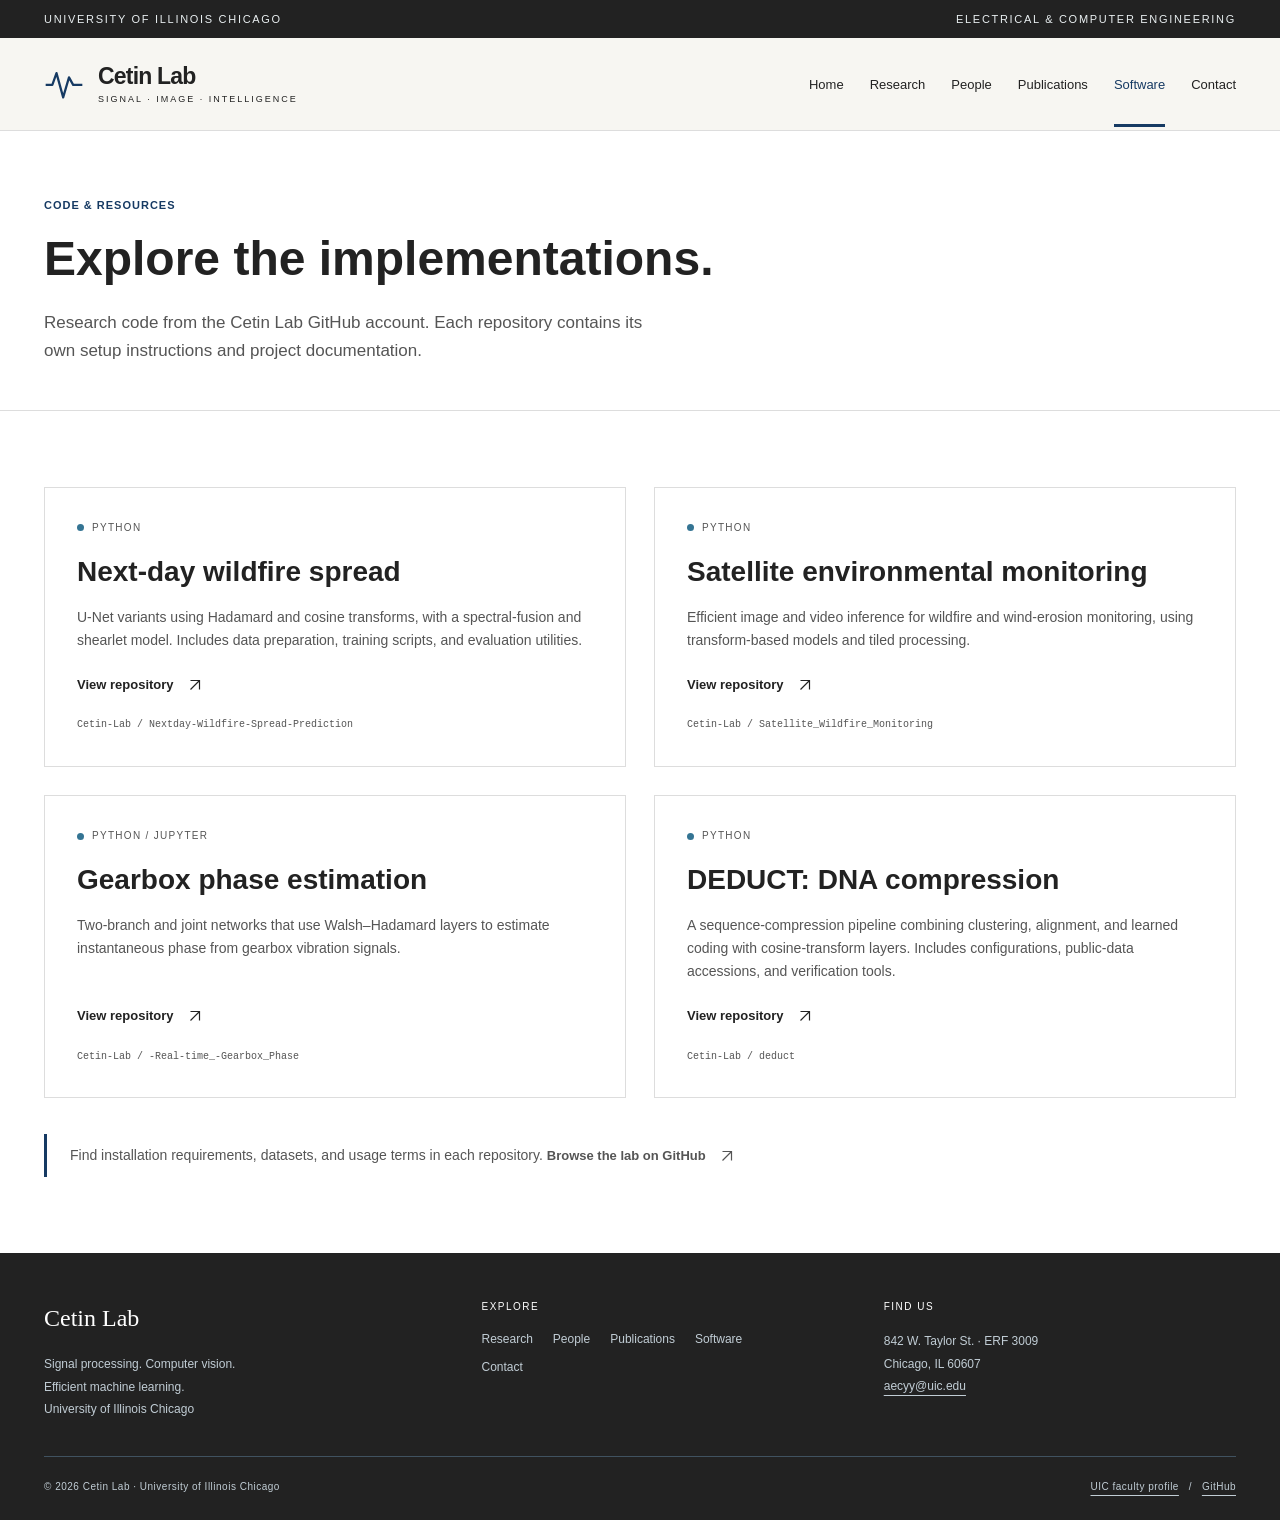
<file: software.html>
<!doctype html>
<html lang="en">
<head>
  <meta charset="utf-8">
  <meta name="viewport" content="width=device-width, initial-scale=1">
  <meta name="description" content="Cetin Lab research repositories for wildfire prediction, satellite monitoring, gearbox phase estimation, and DNA compression.">
  <meta name="theme-color" content="#142a3a">
  <meta property="og:title" content="Software | Cetin Lab">
  <meta property="og:description" content="Cetin Lab research repositories for wildfire prediction, satellite monitoring, gearbox phase estimation, and DNA compression.">
  <meta property="og:type" content="website">
  <title>Software | Cetin Lab · UIC</title>
  <link rel="icon" type="image/svg+xml" href="assets/images/favicon.svg">
  <link rel="stylesheet" href="assets/css/styles.css">
  <script>document.documentElement.classList.add('js');</script>
  <script src="assets/js/main.js" defer></script>
</head>
<body>
  <a class="skip-link" href="#main-content">Skip to content</a>
  <div class="topbar"><div class="container"><a href="https://www.uic.edu/">University of Illinois Chicago</a><span class="topbar-secondary">Electrical &amp; Computer Engineering</span></div></div>
  <header class="site-header">
    <div class="container header-inner">
      <a class="brand" href="index.html" aria-label="Cetin Lab home">
        <svg class="brand-icon" aria-hidden="true" viewBox="0 0 48 48"><path d="M2 25h8l5-14 8 29 7-24 5 9h11" fill="none" stroke="currentColor" stroke-width="2.7" stroke-linejoin="round"/></svg>
        <span class="brand-name">Cetin Lab<span class="brand-sub">Signal · Image · Intelligence</span></span>
      </a>
      <button class="menu-toggle" type="button" aria-expanded="false" aria-controls="site-navigation"><span>Menu</span><svg class="menu-lines" aria-hidden="true" viewBox="0 0 24 24" width="20" height="20"><path d="M3 6h18M3 12h18M3 18h18" fill="none" stroke="currentColor" stroke-width="1.6"/></svg></button>
      <nav id="site-navigation" class="nav-links" aria-label="Main navigation"><a href="index.html">Home</a>
<a href="research.html">Research</a>
<a href="people.html">People</a>
<a href="publications.html">Publications</a>
<a href="software.html" aria-current="page">Software</a>
<a href="contact.html">Contact</a></nav>
    </div>
  </header>
  <main id="main-content"><section class="page-intro"><div class="container"><div class="eyebrow">Code & resources</div><h1>Explore the implementations.</h1><p>Research code from the Cetin Lab GitHub account. Each repository contains its own setup instructions and project documentation.</p></div></section><section class="section"><div class="container"><div class="repo-grid"><article class="repo"><div class="repo-label"><span class="language-dot" aria-hidden="true"></span>Python</div><h2>Next-day wildfire spread</h2><p>U-Net variants using Hadamard and cosine transforms, with a spectral-fusion and shearlet model. Includes data preparation, training scripts, and evaluation utilities.</p><a class="text-link" href="https://github.com/Cetin-Lab/Nextday-Wildfire-Spread-Prediction">View repository<svg class="arrow" aria-hidden="true" viewBox="0 0 24 24" width="18" height="18"><path d="M6 18 18 6M6 6h12v12" fill="none" stroke="currentColor" stroke-width="1.6"/></svg></a><div class="repo-name">Cetin-Lab / Nextday-Wildfire-Spread-Prediction</div></article><article class="repo"><div class="repo-label"><span class="language-dot" aria-hidden="true"></span>Python</div><h2>Satellite environmental monitoring</h2><p>Efficient image and video inference for wildfire and wind-erosion monitoring, using transform-based models and tiled processing.</p><a class="text-link" href="https://github.com/Cetin-Lab/Satellite_Wildfire_Monitoring">View repository<svg class="arrow" aria-hidden="true" viewBox="0 0 24 24" width="18" height="18"><path d="M6 18 18 6M6 6h12v12" fill="none" stroke="currentColor" stroke-width="1.6"/></svg></a><div class="repo-name">Cetin-Lab / Satellite_Wildfire_Monitoring</div></article><article class="repo"><div class="repo-label"><span class="language-dot" aria-hidden="true"></span>Python / Jupyter</div><h2>Gearbox phase estimation</h2><p>Two-branch and joint networks that use Walsh–Hadamard layers to estimate instantaneous phase from gearbox vibration signals.</p><a class="text-link" href="https://github.com/Cetin-Lab/-Real-time_-Gearbox_Phase">View repository<svg class="arrow" aria-hidden="true" viewBox="0 0 24 24" width="18" height="18"><path d="M6 18 18 6M6 6h12v12" fill="none" stroke="currentColor" stroke-width="1.6"/></svg></a><div class="repo-name">Cetin-Lab / -Real-time_-Gearbox_Phase</div></article><article class="repo"><div class="repo-label"><span class="language-dot" aria-hidden="true"></span>Python</div><h2>DEDUCT: DNA compression</h2><p>A sequence-compression pipeline combining clustering, alignment, and learned coding with cosine-transform layers. Includes configurations, public-data accessions, and verification tools.</p><a class="text-link" href="https://github.com/Cetin-Lab/deduct">View repository<svg class="arrow" aria-hidden="true" viewBox="0 0 24 24" width="18" height="18"><path d="M6 18 18 6M6 6h12v12" fill="none" stroke="currentColor" stroke-width="1.6"/></svg></a><div class="repo-name">Cetin-Lab / deduct</div></article></div><div class="note-block">Find installation requirements, datasets, and usage terms in each repository. <a class="text-link" href="https://github.com/Cetin-Lab">Browse the lab on GitHub<svg class="arrow" aria-hidden="true" viewBox="0 0 24 24" width="18" height="18"><path d="M6 18 18 6M6 6h12v12" fill="none" stroke="currentColor" stroke-width="1.6"/></svg></a></div></div></section></main>
  <footer class="site-footer">
    <div class="container">
      <div class="footer-grid">
        <div><div class="footer-title">Cetin Lab</div><p>Signal processing. Computer vision.<br>Efficient machine learning.<br>University of Illinois Chicago</p></div>
        <div><div class="footer-label">Explore</div><div class="footer-links"><a href="research.html">Research</a><a href="people.html">People</a><a href="publications.html">Publications</a><a href="software.html">Software</a><a href="contact.html">Contact</a></div></div>
        <div><div class="footer-label">Find us</div><p>842 W. Taylor St. · ERF 3009<br>Chicago, IL 60607<br><a href="mailto:aecyy@uic.edu">aecyy@uic.edu</a></p></div>
      </div>
      <div class="footer-bottom"><span>© 2026 Cetin Lab · University of Illinois Chicago</span><span><a href="https://ece.uic.edu/profiles/ahmet-enis-cetin-phd/">UIC faculty profile</a> &nbsp; / &nbsp; <a href="https://github.com/Cetin-Lab">GitHub</a></span></div>
    </div>
  </footer>
</body>
</html>
</file>
<file: assets/css/styles.css>
/* Cetin Lab — edit these variables to change the site's visual theme. */
:root{--ink:#142a3a;--muted:#526472;--red:#c8102e;--paper:#f7f6f2;--white:#fff;--line:#d9dfdf;--blue:#e9f0f3;--max:1192px;--sans:Arial,Helvetica,sans-serif;--serif:Georgia,'Times New Roman',serif}
*{box-sizing:border-box}html{scroll-behavior:smooth;scroll-padding-top:110px}body{margin:0;color:var(--ink);background:var(--paper);font-family:var(--sans);font-size:16px;line-height:1.65}img{display:block;max-width:100%;height:auto}a{color:inherit;text-underline-offset:5px}a:hover{color:var(--red)}button,input,select{font:inherit}button,a,input,select{touch-action:manipulation}button{cursor:pointer}h1,h2,h3,p,figure{margin:0}h1,h2,h3{line-height:1.13;font-weight:400}h1,h2{font-family:var(--serif)}h1{font-size:clamp(44px,5.2vw,74px);letter-spacing:-2.7px}h2{font-size:clamp(32px,3.4vw,48px);letter-spacing:-1.4px}h3{font-size:23px;letter-spacing:-.6px;line-height:1.3}p+p{margin-top:16px}ul{padding-left:20px}svg{display:block}::selection{background:#f2bdc6;color:var(--ink)}:focus-visible{outline:3px solid #08779c;outline-offset:5px}[hidden]{display:none!important}.container{width:min(var(--max),calc(100% - 88px));margin-inline:auto}.skip-link{position:fixed;z-index:100;top:8px;left:8px;padding:10px 20px;background:var(--white);transform:translateY(-150%)}.skip-link:focus{transform:translateY(0)}.topbar{background:var(--ink);color:#e9eff1;font-size:11px;letter-spacing:1.7px;text-transform:uppercase}.topbar .container{display:flex;justify-content:space-between;gap:16px;padding-block:10px}.topbar a{text-decoration:none}.site-header{background:rgba(247,246,242,.97);border-bottom:1px solid var(--line);position:sticky;top:0;z-index:20}.header-inner{min-height:92px;display:flex;align-items:center;justify-content:space-between;gap:28px}.brand{display:flex;align-items:center;gap:14px;text-decoration:none;white-space:nowrap;color:var(--ink)}.brand-icon{width:40px;height:40px;color:var(--red)}.brand-name{font-size:23px;letter-spacing:-.8px;font-weight:700;line-height:1.1}.brand-sub{display:block;font-size:9px;font-weight:400;letter-spacing:2px;margin-top:6px;text-transform:uppercase}.nav-links{display:flex;gap:26px;align-items:center}.nav-links a{font-size:13px;text-decoration:none;padding-block:33px 29px;border-bottom:3px solid transparent}.nav-links a[aria-current=page]{border-bottom-color:var(--red);color:var(--red)}.menu-toggle{display:none;align-items:center;gap:10px;background:none;border:1px solid var(--line);padding:9px 12px;font-size:13px}.menu-lines{font-size:20px;line-height:1}.eyebrow{font-size:11px;letter-spacing:2px;text-transform:uppercase;color:var(--red);font-weight:700;margin-bottom:22px}.hero{padding-block:70px 62px}.hero-grid{display:grid;grid-template-columns:1.08fr 1fr;gap:60px;align-items:center}.hero h1 em{font-weight:400;color:var(--red)}.hero-copy{max-width:520px;margin-top:24px;font-size:17px;color:var(--muted);line-height:1.8}.actions{display:flex;flex-wrap:wrap;gap:16px;align-items:center;margin-top:30px}.button{display:inline-flex;justify-content:center;align-items:center;gap:24px;padding:12px 21px;text-decoration:none;font-size:13px;font-weight:700;min-height:48px;background:var(--red);color:white;border:1px solid var(--red)}.button:hover{background:#a80d27;color:white}.button.secondary{background:none;color:var(--ink);border-color:var(--line)}.button.secondary:hover{border-color:var(--ink);background:#fff}.arrow{font-size:18px}.text-link{display:inline-flex;align-items:center;gap:12px;font-size:13px;font-weight:700;text-decoration:none}.text-link:hover{text-decoration:underline}.image-frame{position:relative;padding:0 0 16px 16px}.image-frame::before{content:'';position:absolute;left:0;bottom:0;width:76%;height:72%;background:var(--ink);z-index:-1}.image-frame img{width:100%;aspect-ratio:1.333;object-fit:cover}.photo-caption{display:flex;gap:14px;justify-content:space-between;align-items:baseline;margin-top:16px;padding-left:16px;font-size:11px;color:var(--muted)}.photo-caption strong{color:var(--ink);font-weight:700}.hero-meta{margin-top:32px;font-size:11px;letter-spacing:1px;color:var(--muted);text-transform:uppercase}.research-strip{border-top:1px solid var(--line);border-bottom:1px solid var(--line);background:var(--white)}.strip-grid{display:grid;grid-template-columns:repeat(3,1fr)}.strip-item{display:grid;grid-template-columns:36px 1fr 18px;gap:14px;padding:27px 26px;text-decoration:none;align-items:center;border-right:1px solid var(--line)}.strip-item:first-child{padding-left:0}.strip-item:last-child{border-right:none;padding-right:0}.strip-item .number{font-family:var(--serif);font-size:23px;color:var(--red)}.strip-item strong{display:block;font-size:15px;font-weight:400;line-height:1.45}.strip-item span.sub{display:block;font-size:11px;color:var(--muted);margin-top:4px}.section{padding-block:76px}.section-head{display:flex;justify-content:space-between;align-items:flex-end;gap:32px;margin-bottom:36px}.section-head .eyebrow{margin-bottom:12px}.section-intro{max-width:570px;color:var(--muted);margin-top:20px}.feature{background:var(--ink);color:var(--white);position:relative;overflow:hidden}.feature-grid{display:grid;grid-template-columns:.8fr 1.2fr;gap:80px;align-items:center}.feature .eyebrow{color:#f7a1ad}.feature h2{font-size:45px}.feature p{color:#c5d2dc;font-size:15px;margin-top:22px}.feature a{color:white}.feature .text-link{margin-top:26px}.matrix-art{width:100%;max-width:360px;margin:auto}.matrix-art svg{width:100%;height:auto}.art-caption{font-family:var(--sans);text-align:center;font-size:11px!important;color:#c5d2dc!important;letter-spacing:1px;text-transform:uppercase;margin-top:18px!important}.news-grid{display:grid;grid-template-columns:repeat(3,1fr);gap:32px}.news-item{border-top:2px solid var(--ink);padding-top:22px}.news-item time,.metadata{font-size:11px;letter-spacing:1.3px;color:var(--muted);text-transform:uppercase}.news-item h3{margin-block:16px 13px;font-family:var(--serif);font-size:25px}.news-item p{font-size:14px;color:var(--muted);margin-bottom:19px}.pi-teaser{background:#e9eef0}.pi-teaser-grid{display:grid;grid-template-columns:140px 1fr auto;gap:36px;align-items:center;padding-block:38px}.pi-teaser img{width:125px;aspect-ratio:157/180;object-fit:cover}.pi-teaser h2{font-size:34px}.pi-teaser p{font-size:14px;color:var(--muted);margin-top:12px}.page-intro{padding-block:65px 45px;border-bottom:1px solid var(--line)}.page-intro .eyebrow{margin-bottom:18px}.page-intro p{max-width:630px;font-size:17px;color:var(--muted);margin-top:22px}.research-row{display:grid;grid-template-columns:70px 1.2fr 1fr;gap:38px;padding-block:48px;border-bottom:1px solid var(--line);align-items:start}.research-row:first-child{padding-top:0}.research-row:last-child{border:none;padding-bottom:0}.research-number{font-family:var(--serif);font-size:36px;color:var(--red)}.research-row h2{font-size:32px;max-width:440px}.research-row p{font-size:15px;color:var(--muted)}.research-row .text-link{margin-top:20px}.tags{display:flex;gap:8px;flex-wrap:wrap;margin-top:20px}.tag{display:inline-block;font-size:10px;letter-spacing:.5px;border:1px solid var(--line);padding:4px 9px;color:var(--muted)}.funding{background:#e9eef0;padding:32px 36px;display:grid;grid-template-columns:.7fr 1.3fr;gap:55px}.funding h2{font-size:31px}.funding ul{margin:0;font-size:14px;color:var(--muted)}.funding li+li{margin-top:12px}.principal{display:grid;grid-template-columns:220px 1fr;gap:50px;align-items:start}.principal-photo{background:#e4eaeb;padding:26px}.principal img{width:157px;margin:auto;aspect-ratio:157/180}.principal h2{font-size:40px}.role{color:var(--red);font-size:12px;margin-top:12px;letter-spacing:.7px}.principal .bio{font-size:16px;color:var(--muted);max-width:650px;margin-top:20px}.principal .actions{margin-top:20px}.people-grid{display:grid;grid-template-columns:repeat(2,1fr);gap:24px}.person-card{display:flex;gap:24px;align-items:flex-start;border:1px solid var(--line);padding:28px;background:var(--white)}.initials{width:62px;height:62px;display:flex;justify-content:center;align-items:center;flex:0 0 62px;background:#e9eef0;color:var(--ink);font-family:var(--serif);font-size:24px}.person-card h3{font-size:22px}.person-card p{color:var(--muted);font-size:13px;margin-top:10px;line-height:1.6}.person-card .role{margin-top:4px;color:var(--red);font-size:11px}.person-card .text-link{margin-top:14px;font-size:12px}.roster-note{font-size:12px;color:var(--muted);margin-top:22px}.alumni-table{border-collapse:collapse;width:100%;font-size:14px}.alumni-table th{text-align:left;font-size:10px;letter-spacing:1.6px;text-transform:uppercase;color:var(--muted);padding:14px 0;border-bottom:2px solid var(--ink)}.alumni-table td{padding:16px 12px 16px 0;border-bottom:1px solid var(--line);vertical-align:top}.alumni-table td:nth-child(2){color:var(--muted)}.alumni-columns{display:grid;grid-template-columns:1.4fr 1fr;gap:60px}.alumni-columns h3{font-family:var(--serif);font-size:27px;margin-bottom:20px}.simple-list{list-style:none;padding:0;margin:0}.simple-list li{padding:16px 0;border-bottom:1px solid var(--line);font-size:14px}.filter-panel{display:flex;align-items:end;gap:16px;margin-bottom:28px;background:#e9eef0;padding:22px}.filter-panel label{display:block;font-size:11px;color:var(--ink);letter-spacing:.7px;margin-bottom:6px}.field{flex:1}.field.small{flex:0 1 220px}input[type=search],select{border:1px solid #bac7cb;background:white;border-radius:0;padding:12px 14px;width:100%;min-height:47px;color:var(--ink);font-size:14px}.filter-panel button{padding:12px 16px;min-height:47px;border:1px solid #bac7cb;background:white;color:var(--ink);font-size:13px}.result-count{font-size:12px;color:var(--muted);margin-bottom:10px}.publication{display:grid;grid-template-columns:80px 1fr;gap:34px;padding-block:28px;border-bottom:1px solid var(--line)}.publication-year{color:var(--red);font-family:var(--serif);font-size:28px;line-height:1.3}.publication h2{font-family:var(--sans);font-size:21px;line-height:1.4;letter-spacing:-.4px}.publication h2 a{text-decoration:none}.publication .authors{font-size:13px;color:var(--muted);margin-top:12px}.publication .venue{font-size:12px;margin-top:8px;color:var(--ink)}.publication .pub-footer{display:flex;flex-wrap:wrap;gap:20px;align-items:center;margin-top:13px}.publication .tag{font-size:10px}.publication .text-link{font-size:12px}.empty-state{padding:50px 25px;text-align:center;border:1px solid var(--line)}.empty-state p{color:var(--muted);margin-top:12px}.repo-grid{display:grid;grid-template-columns:repeat(2,1fr);gap:28px}.repo{background:var(--white);border:1px solid var(--line);padding:32px;display:flex;flex-direction:column;align-items:flex-start}.repo-label{display:flex;align-items:center;gap:8px;font-size:10px;letter-spacing:1.3px;text-transform:uppercase;color:var(--muted);margin-bottom:20px}.language-dot{height:7px;width:7px;background:#347493;border-radius:50%}.repo h2{font-size:28px}.repo p{font-size:14px;color:var(--muted);margin-block:18px 22px}.repo .text-link{margin-top:auto}.repo-name{font-size:10px;font-family:monospace;color:var(--muted);overflow-wrap:anywhere;margin-top:22px}.note-block{border-left:3px solid var(--red);padding:10px 0 10px 23px;margin-top:36px;max-width:760px;font-size:14px;color:var(--muted)}.contact-grid{display:grid;grid-template-columns:1.15fr 1fr;gap:80px}.contact-grid h2{font-size:36px}.contact-grid p{color:var(--muted);margin-top:18px}.contact-email{display:inline-flex;align-items:center;gap:18px;margin-top:26px;font-size:clamp(24px,3.2vw,38px);font-family:var(--serif);text-decoration:none;border-bottom:1px solid var(--red);padding-bottom:10px;overflow-wrap:anywhere}.contact-details{background:var(--white);border:1px solid var(--line);padding:34px}.contact-details dl{margin:0}.contact-details dt{font-size:10px;letter-spacing:1.7px;text-transform:uppercase;color:var(--red);margin-bottom:9px}.contact-details dd{margin:0 0 27px;font-size:15px}.contact-details dd:last-child{margin-bottom:0}address{font-style:normal}.contact-details a{overflow-wrap:anywhere}.contact-secondary{padding-top:38px;margin-top:38px;border-top:1px solid var(--line)}.site-footer{background:var(--ink);color:#c1cdd5;padding-block:46px 24px}.footer-grid{display:grid;grid-template-columns:1.1fr 1fr 1fr;gap:50px;padding-bottom:35px}.footer-title{color:white;font-size:24px;font-family:var(--serif);margin-bottom:14px}.site-footer p{font-size:12px;line-height:1.9}.footer-label{font-size:10px;letter-spacing:1.5px;text-transform:uppercase;color:#fff;margin-bottom:14px}.footer-links{display:flex;flex-wrap:wrap;gap:8px 20px;max-width:290px}.footer-links a{font-size:12px;text-decoration:none}.footer-links a:hover{color:#fff;text-decoration:underline}.footer-bottom{display:flex;justify-content:space-between;gap:20px;padding-top:22px;border-top:1px solid #405260;font-size:10px;letter-spacing:.5px}.source-link{color:var(--muted);font-size:11px}.section.light{background:var(--white)}.tight-top{padding-top:0}.spacer-line{border-top:1px solid var(--line)}.not-found{min-height:60vh;display:flex;align-items:center}.not-found p{margin-top:20px;color:var(--muted)}
@media(min-width:1500px){.hero{padding-block:90px 80px}.hero-grid{gap:80px}.hero h1{font-size:80px}}
@media(max-width:1050px){.container{width:calc(100% - 56px)}.nav-links{gap:19px}.hero-grid{gap:30px}.hero h1{font-size:62px}.feature-grid{gap:45px}.pi-teaser-grid{grid-template-columns:110px 1fr}.pi-teaser-grid>.text-link{grid-column:2}.pi-teaser img{grid-row:span 2}.research-row{gap:25px;grid-template-columns:45px 1fr 1fr}.contact-grid{gap:45px}.alumni-columns{gap:36px}.news-grid{gap:23px}}
@media(max-width:780px){.container{width:calc(100% - 40px)}.topbar .container{font-size:9px;letter-spacing:1.1px}.topbar .topbar-secondary{display:none}.header-inner{min-height:76px;flex-wrap:wrap;gap:0}.brand-name{font-size:21px}.brand-sub{font-size:8px}.brand-icon{width:35px;height:35px}.js .menu-toggle{display:flex}.nav-links{width:100%;gap:0;flex-wrap:wrap;justify-content:space-between;padding-bottom:14px}.nav-links a{padding:10px 8px 8px}.js .nav-links{display:none;flex-direction:column;align-items:stretch;padding:12px 0 20px}.js .nav-links.is-open{display:flex}.js .nav-links a{padding:11px 0;border-bottom:1px solid var(--line)}.js .nav-links a[aria-current=page]{border-bottom-color:var(--red)}.hero{padding-block:45px}.hero-grid{grid-template-columns:1fr;gap:38px}.hero h1{font-size:clamp(47px,9vw,70px);letter-spacing:-2px}.hero-copy{font-size:16px}.hero-meta{font-size:10px}.image-frame{max-width:620px;margin:auto}.hero-figure{max-width:620px;width:100%}.eyebrow{font-size:10px;margin-bottom:17px}.strip-grid{grid-template-columns:1fr}.strip-item,.strip-item:first-child,.strip-item:last-child{padding:19px 0;border-right:none;border-bottom:1px solid var(--line)}.strip-item:last-child{border-bottom:none}.section{padding-block:50px}.section-head{align-items:flex-start;gap:20px;flex-direction:column}.feature-grid{grid-template-columns:1fr;gap:32px}.matrix-art{max-width:235px}.feature h2{font-size:37px}.news-grid{grid-template-columns:1fr;gap:32px}.news-item h3{font-size:26px}.pi-teaser-grid{gap:20px;grid-template-columns:85px 1fr;padding-block:30px}.pi-teaser h2{font-size:29px}.page-intro{padding-block:45px 35px}.page-intro h1{font-size:48px;letter-spacing:-1.7px}.page-intro p{font-size:16px}.research-row{grid-template-columns:36px 1fr;gap:17px;padding-block:34px}.research-row .research-copy{grid-column:2}.research-row h2{font-size:29px}.research-number{font-size:27px}.funding{grid-template-columns:1fr;gap:24px;padding:25px}.principal{grid-template-columns:120px 1fr;gap:25px}.principal-photo{padding:13px}.principal h2{font-size:31px}.principal .bio{font-size:14px}.people-grid{grid-template-columns:1fr;gap:16px}.person-card{padding:24px;gap:20px}.alumni-columns{grid-template-columns:1fr;gap:40px}.filter-panel{flex-wrap:wrap;padding:18px;gap:12px}.field{flex-basis:100%}.field.small{flex:1}.publication{grid-template-columns:52px 1fr;gap:17px}.publication h2{font-size:18px}.publication-year{font-size:24px}.repo-grid{grid-template-columns:1fr}.repo{padding:25px}.contact-grid{grid-template-columns:1fr;gap:35px}.contact-details{padding:25px}.footer-grid{grid-template-columns:1fr 1fr;gap:30px}.footer-grid>div:first-child{grid-column:1/-1}.footer-bottom{flex-direction:column;gap:8px}.tight-top{padding-top:0}}
@media(max-width:420px){.container{width:calc(100% - 32px)}.hero h1{font-size:47px}.hero .actions{gap:11px}.button{gap:13px;padding-inline:16px}.photo-caption{flex-direction:column;gap:3px}.principal{grid-template-columns:1fr}.principal-photo{width:130px}.person-card{padding:21px 18px;gap:16px}.initials{flex-basis:48px;width:48px;height:48px;font-size:21px}.person-card h3{font-size:21px}.footer-grid{grid-template-columns:1fr}.footer-grid>div:first-child{grid-column:auto}.filter-panel button{font-size:12px}.publication{grid-template-columns:1fr;gap:9px}}
@media(prefers-reduced-motion:reduce){html{scroll-behavior:auto}*{animation:none!important;transition:none!important}}
@media print{.topbar,.site-header,.site-footer,.filter-panel,.actions,.skip-link{display:none!important}body{background:white;color:black;font-size:11pt}.container{width:100%}.page-intro,.section{padding-block:20px}.publication,.person-card,.repo{break-inside:avoid}.publication[hidden]{display:grid!important}a{text-decoration:underline}.hero-grid{display:block}.hero-figure{max-width:350px;margin-top:25px}.feature{background:white;color:black}.feature p,.feature a{color:black}}


.person-photo {
  width: 72px;
  height: 72px;
  border-radius: 50%;
  object-fit: cover;
  object-position: center;
  flex-shrink: 0;
}


/* Formal academic style */
:root {
  --ink: #222222;
  --muted: #555555;
  --red: #163a63;
  --paper: #ffffff;
  --white: #ffffff;
  --line: #dddddd;
}

h1, h2, h3 {
  font-family: Arial, Helvetica, sans-serif;
  font-weight: 600;
  letter-spacing: normal;
}

.hero h1,
.page-intro h1 {
  font-size: clamp(32px, 4vw, 48px);
}

h2,
.feature h2 {
  font-size: 30px;
}

.hero h1 em {
  color: var(--ink);
  font-style: normal;
}

.eyebrow {
  letter-spacing: 1px;
}

.image-frame::before {
  display: none;
}

.feature,
.pi-teaser,
.funding,
.filter-panel {
  background: #f3f4f5;
  color: var(--ink);
}

.feature p,
.feature .eyebrow,
.art-caption {
  color: var(--muted) !important;
}

.feature a {
  color: var(--red);
}

.button:hover {
  background: #102c4b;
  color: #ffffff;
}
</file>
